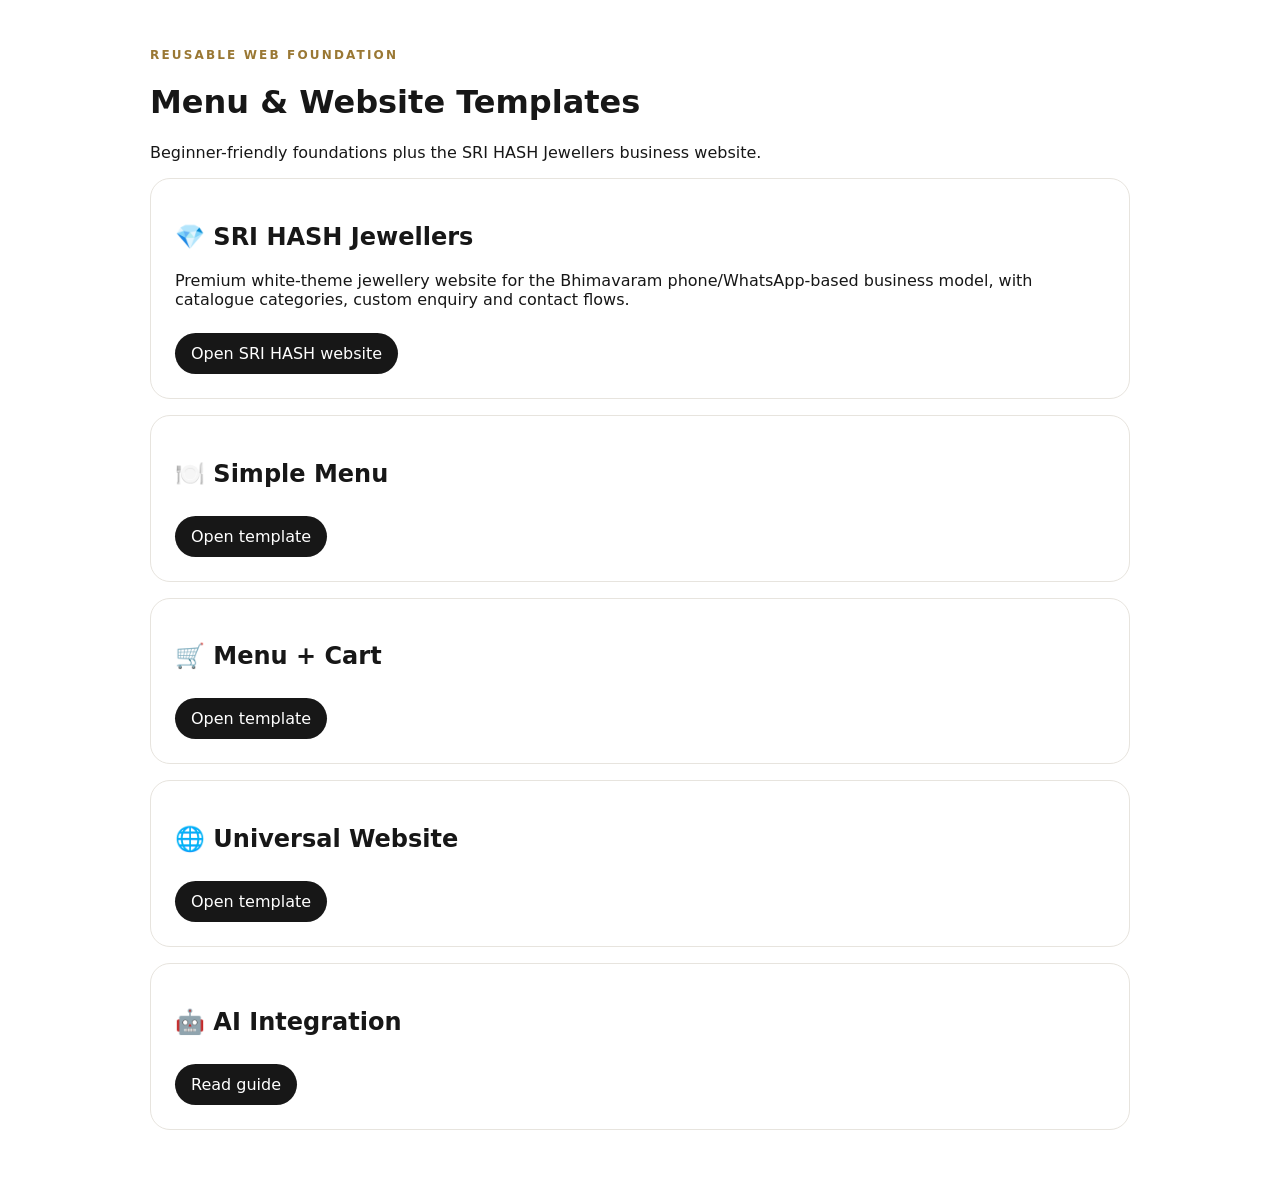
<file: index.html>
<!doctype html>
<html lang="en">
<head>
<meta charset="utf-8"><meta name="viewport" content="width=device-width,initial-scale=1"><title>Siva Web Foundations</title>
<style>body{font-family:system-ui;margin:0;background:#fff;color:#171717}.wrap{max-width:980px;margin:auto;padding:48px 20px}.card{border:1px solid #e7e4de;border-radius:20px;padding:24px;margin:16px 0}.btn{display:inline-block;padding:11px 16px;border-radius:999px;background:#171717;color:#fff;text-decoration:none;margin-top:8px}.ey{font-size:12px;letter-spacing:.18em;text-transform:uppercase;color:#9a7834;font-weight:700}</style>
</head><body><main class="wrap"><div class="ey">Reusable web foundation</div><h1>Menu & Website Templates</h1><p>Beginner-friendly foundations plus the SRI HASH Jewellers business website.</p>
<section class="card"><h2>💎 SRI HASH Jewellers</h2><p>Premium white-theme jewellery website for the Bhimavaram phone/WhatsApp-based business model, with catalogue categories, custom enquiry and contact flows.</p><a class="btn" href="sri-hash-jewellers/index.html">Open SRI HASH website</a></section>
<section class="card"><h2>🍽️ Simple Menu</h2><a class="btn" href="templates/01-simple-menu/index.html">Open template</a></section>
<section class="card"><h2>🛒 Menu + Cart</h2><a class="btn" href="templates/02-menu-with-cart/index.html">Open template</a></section>
<section class="card"><h2>🌐 Universal Website</h2><a class="btn" href="templates/03-universal-website/index.html">Open template</a></section>
<section class="card"><h2>🤖 AI Integration</h2><a class="btn" href="ai-integration/README.md">Read guide</a></section></main></body></html>
</file>
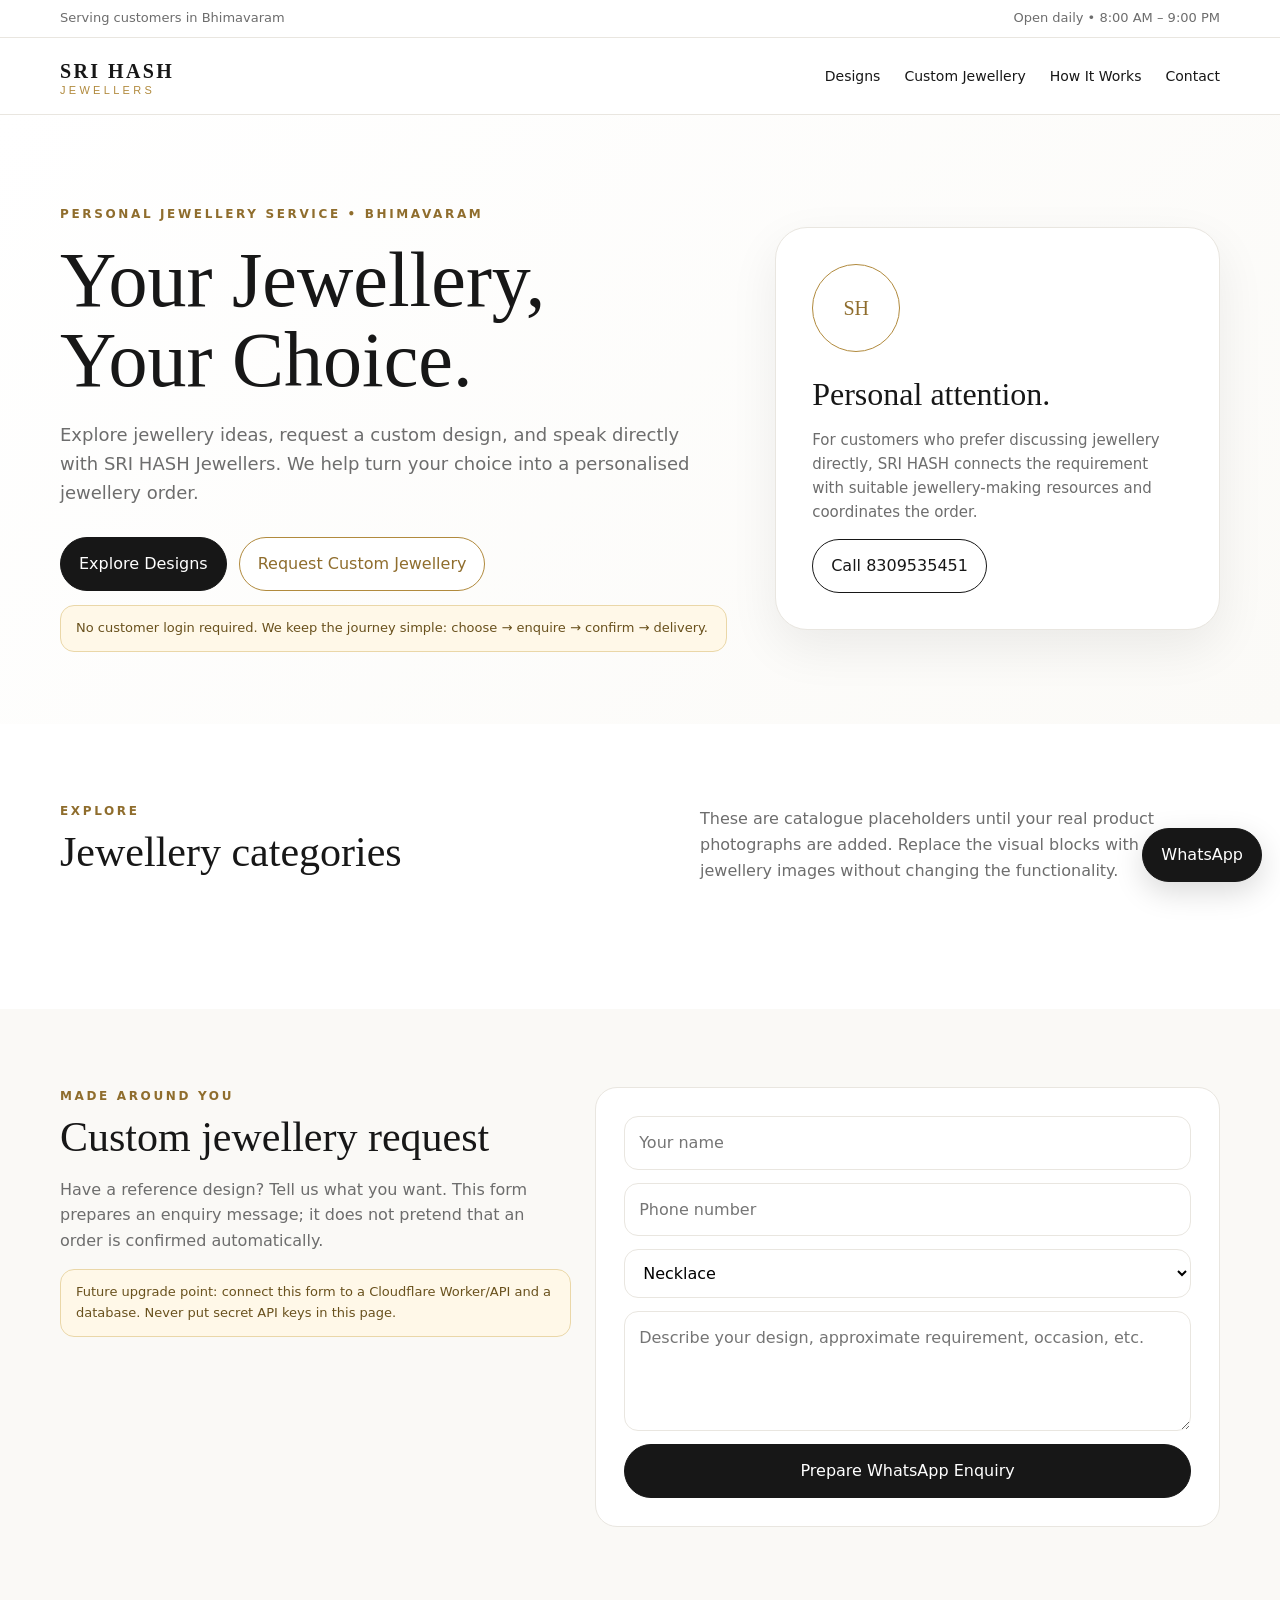
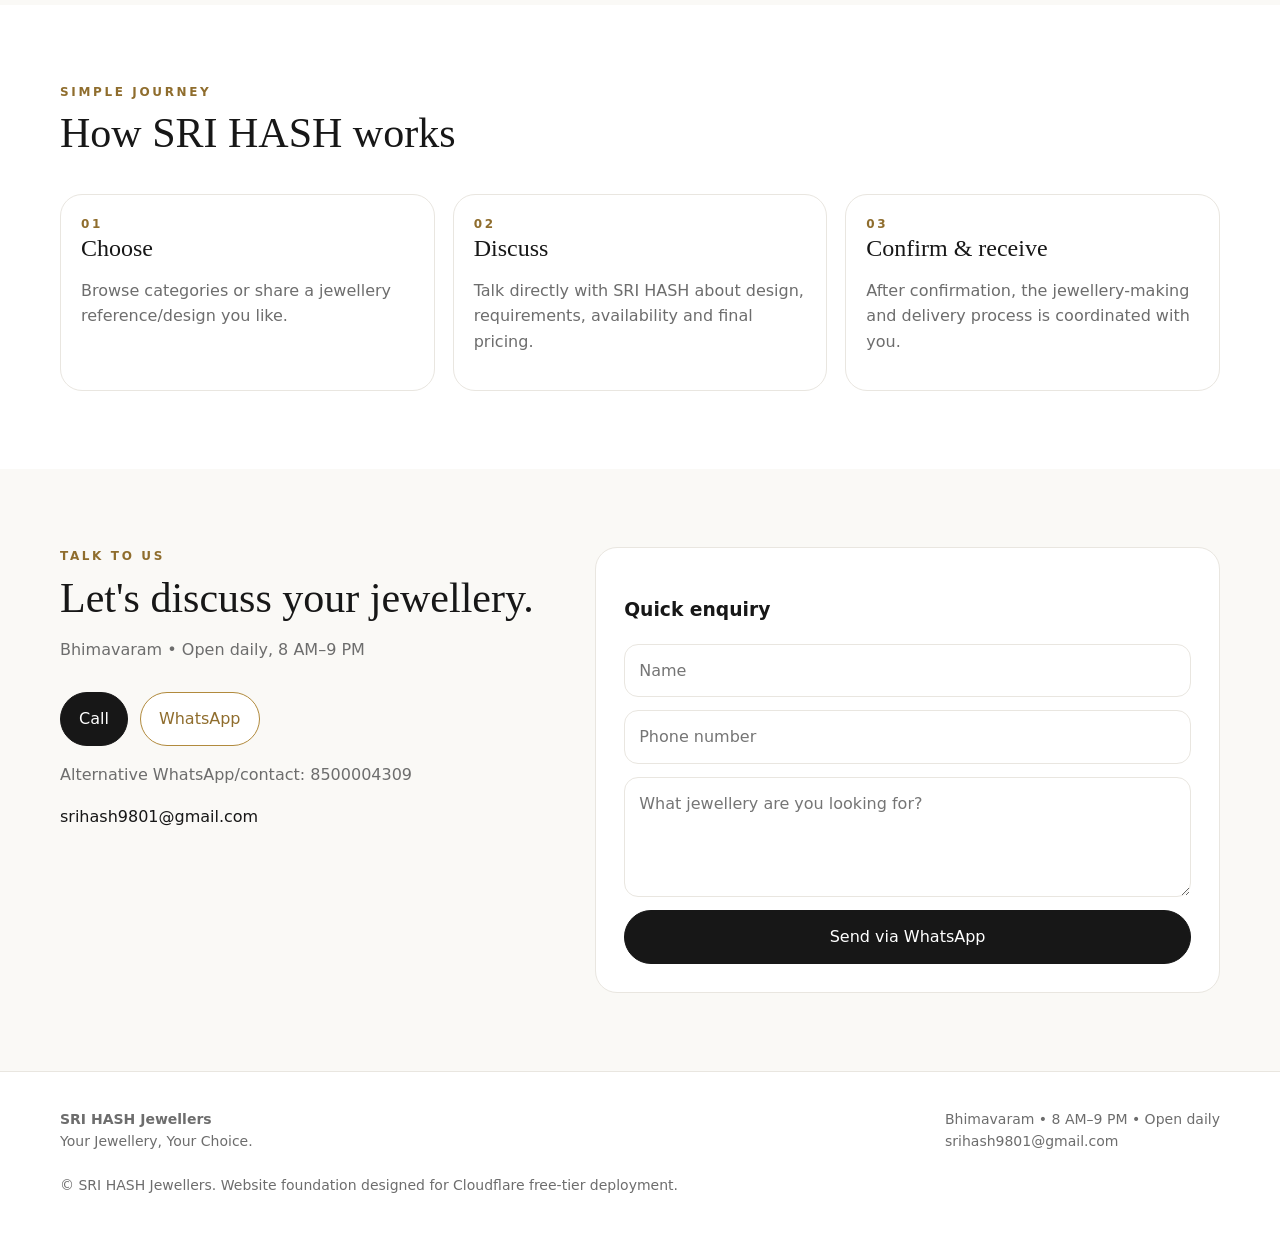
<file: sri-hash-jewellers/index.html>
<!doctype html>
<html lang="en">
<head>
  <meta charset="utf-8">
  <meta name="viewport" content="width=device-width, initial-scale=1">
  <meta name="description" content="SRI HASH Jewellers — personalised jewellery design, custom orders and home delivery in Bhimavaram.">
  <meta name="theme-color" content="#ffffff">
  <title>SRI HASH Jewellers — Your Jewellery, Your Choice</title>
  <style>
    /* ================================================================
       SRI HASH JEWELLERS — production-ready static foundation
       WHEN TO USE: Cloudflare Pages / any static hosting.
       FUTURE: split into CSS/JS files or a framework when the project grows.
       ================================================================ */
    :root{--ink:#171717;--muted:#6d6d6d;--line:#e9e6e0;--paper:#fff;--soft:#faf9f6;--accent:#b18a3d;--accent2:#8f6d2d;--radius:22px;--shadow:0 18px 50px rgba(0,0,0,.07)}
    *{box-sizing:border-box}html{scroll-behavior:smooth}body{margin:0;font-family:Inter,ui-sans-serif,system-ui,-apple-system,"Segoe UI",sans-serif;color:var(--ink);background:var(--paper);line-height:1.6}a{color:inherit;text-decoration:none}button,input,textarea,select{font:inherit}.container{width:min(1160px,92%);margin:auto}.top{border-bottom:1px solid var(--line);font-size:13px;color:var(--muted);padding:8px 0}.top .container{display:flex;justify-content:space-between;gap:16px}.nav{position:sticky;top:0;z-index:20;background:rgba(255,255,255,.94);backdrop-filter:blur(14px);border-bottom:1px solid var(--line)}.navin{height:76px;display:flex;align-items:center;justify-content:space-between;gap:20px}.brand{font-family:Georgia,serif;letter-spacing:.12em;font-weight:700;font-size:20px}.brand small{display:block;font:11px Inter,sans-serif;letter-spacing:.3em;color:var(--accent);margin-top:-3px}.links{display:flex;gap:24px;align-items:center;font-size:14px}.links a:hover{color:var(--accent2)}.menuBtn{display:none;border:1px solid var(--line);background:#fff;border-radius:12px;padding:8px 12px}.hero{background:linear-gradient(135deg,#fff 0%,#fbfaf7 100%);padding:90px 0 72px}.heroGrid{display:grid;grid-template-columns:1.2fr .8fr;gap:48px;align-items:center}.eyebrow{text-transform:uppercase;letter-spacing:.22em;font-size:12px;color:var(--accent2);font-weight:700}.hero h1{font:clamp(44px,7vw,78px)/1.02 Georgia,serif;margin:16px 0 22px;max-width:760px}.hero p{font-size:18px;color:var(--muted);max-width:650px}.actions{display:flex;flex-wrap:wrap;gap:12px;margin-top:30px}.btn{display:inline-flex;align-items:center;justify-content:center;border:1px solid var(--ink);padding:13px 18px;border-radius:999px;cursor:pointer;background:#fff}.btn.primary{background:var(--ink);color:#fff}.btn.gold{border-color:var(--accent);color:var(--accent2)}.heroCard{border:1px solid var(--line);border-radius:32px;padding:36px;background:#fff;box-shadow:var(--shadow)}.heroCard .seal{width:88px;height:88px;border:1px solid var(--accent);border-radius:50%;display:grid;place-items:center;margin-bottom:24px;font:20px Georgia,serif;color:var(--accent2)}.heroCard h2{font:32px Georgia,serif;margin:0 0 12px}.heroCard p{font-size:15px}.section{padding:78px 0}.section.alt{background:var(--soft)}.sectionHead{display:flex;justify-content:space-between;gap:30px;align-items:end;margin-bottom:30px}.section h2{font:42px/1.1 Georgia,serif;margin:8px 0}.sectionHead p{max-width:520px;color:var(--muted);margin:0}.grid{display:grid;grid-template-columns:repeat(3,1fr);gap:18px}.card{border:1px solid var(--line);border-radius:var(--radius);overflow:hidden;background:#fff}.visual{aspect-ratio:4/3;background:linear-gradient(145deg,#f8f6f0,#ece8df);display:grid;place-items:center;color:#9d906f;font:38px Georgia,serif}.cardBody{padding:20px}.card h3{margin:0 0 6px;font:24px Georgia,serif}.muted{color:var(--muted)}.chips{display:flex;flex-wrap:wrap;gap:8px;margin:18px 0}.chip{border:1px solid var(--line);background:#fff;border-radius:999px;padding:8px 13px;cursor:pointer;font-size:13px}.chip.active,.chip:hover{border-color:var(--accent);color:var(--accent2)}.contactGrid{display:grid;grid-template-columns:.9fr 1.1fr;gap:24px}.panel{border:1px solid var(--line);border-radius:var(--radius);padding:28px;background:#fff}.form{display:grid;gap:13px}.form input,.form textarea,.form select{width:100%;border:1px solid var(--line);border-radius:14px;padding:13px 14px;background:#fff;outline:none}.form input:focus,.form textarea:focus,.form select:focus{border-color:var(--accent)}.form textarea{min-height:120px;resize:vertical}.footer{border-top:1px solid var(--line);padding:36px 0;color:var(--muted);font-size:14px}.footerGrid{display:flex;justify-content:space-between;gap:24px;flex-wrap:wrap}.floating{position:fixed;right:18px;bottom:18px;z-index:30;box-shadow:0 10px 30px rgba(0,0,0,.15)}.notice{padding:12px 15px;border-radius:14px;background:#fff8e8;border:1px solid #ead7a8;color:#69511d;font-size:13px;margin-top:14px}.hidden{display:none!important}@media(max-width:820px){.links{display:none}.menuBtn{display:block}.links.open{position:absolute;display:flex;flex-direction:column;align-items:flex-start;top:76px;left:0;right:0;padding:18px 4%;background:#fff;border-bottom:1px solid var(--line)}.hero{padding:58px 0}.heroGrid,.contactGrid{grid-template-columns:1fr}.grid{grid-template-columns:1fr}.section{padding:58px 0}.top .container{flex-direction:column;gap:3px}}
  </style>
</head>
<body>
  <!-- BUSINESS FACT: No physical showroom is claimed. The site is designed around direct consultation, custom jewellery and home delivery. -->
  <div class="top"><div class="container"><span>Serving customers in Bhimavaram</span><span>Open daily • 8:00 AM – 9:00 PM</span></div></div>
  <header class="nav"><div class="container navin">
    <a class="brand" href="#home" aria-label="SRI HASH Jewellers home">SRI HASH<small>JEWELLERS</small></a>
    <button class="menuBtn" id="menuBtn" aria-label="Open menu">Menu</button>
    <nav class="links" id="navLinks"><a href="#designs">Designs</a><a href="#custom">Custom Jewellery</a><a href="#how">How It Works</a><a href="#contact">Contact</a></nav>
  </div></header>

  <main id="home">
    <section class="hero"><div class="container heroGrid">
      <div><div class="eyebrow">Personal jewellery service • Bhimavaram</div><h1>Your Jewellery,<br>Your Choice.</h1><p>Explore jewellery ideas, request a custom design, and speak directly with SRI HASH Jewellers. We help turn your choice into a personalised jewellery order.</p><div class="actions"><a class="btn primary" href="#designs">Explore Designs</a><a class="btn gold" href="#custom">Request Custom Jewellery</a></div><div class="notice">No customer login required. We keep the journey simple: choose → enquire → confirm → delivery.</div></div>
      <aside class="heroCard"><div class="seal">SH</div><h2>Personal attention.</h2><p>For customers who prefer discussing jewellery directly, SRI HASH connects the requirement with suitable jewellery-making resources and coordinates the order.</p><a class="btn" href="tel:+918309535451">Call 8309535451</a></aside>
    </div></section>

    <section class="section" id="designs"><div class="container"><div class="sectionHead"><div><div class="eyebrow">Explore</div><h2>Jewellery categories</h2></div><p>These are catalogue placeholders until your real product photographs are added. Replace the visual blocks with approved jewellery images without changing the functionality.</p></div>
      <div class="chips" id="chips"></div><div class="grid" id="catalog"></div>
    </div></section>

    <section class="section alt" id="custom"><div class="container contactGrid"><div><div class="eyebrow">Made around you</div><h2>Custom jewellery request</h2><p class="muted">Have a reference design? Tell us what you want. This form prepares an enquiry message; it does not pretend that an order is confirmed automatically.</p><div class="notice">Future upgrade point: connect this form to a Cloudflare Worker/API and a database. Never put secret API keys in this page.</div></div>
      <div class="panel"><form class="form" id="customForm"><input id="customerName" required placeholder="Your name"><input id="customerPhone" required inputmode="tel" placeholder="Phone number"><select id="jewelType"><option>Necklace</option><option>Chain</option><option>Bangle</option><option>Ring</option><option>Earrings</option><option>Bracelet</option><option>Bridal jewellery</option><option>Men's jewellery</option><option>Other</option></select><textarea id="requirements" placeholder="Describe your design, approximate requirement, occasion, etc."></textarea><button class="btn primary" type="submit">Prepare WhatsApp Enquiry</button></form></div>
    </div></section>

    <section class="section" id="how"><div class="container"><div class="sectionHead"><div><div class="eyebrow">Simple journey</div><h2>How SRI HASH works</h2></div></div><div class="grid">
      <article class="card"><div class="cardBody"><div class="eyebrow">01</div><h3>Choose</h3><p class="muted">Browse categories or share a jewellery reference/design you like.</p></div></article>
      <article class="card"><div class="cardBody"><div class="eyebrow">02</div><h3>Discuss</h3><p class="muted">Talk directly with SRI HASH about design, requirements, availability and final pricing.</p></div></article>
      <article class="card"><div class="cardBody"><div class="eyebrow">03</div><h3>Confirm & receive</h3><p class="muted">After confirmation, the jewellery-making and delivery process is coordinated with you.</p></div></article>
    </div></div></section>

    <section class="section alt" id="contact"><div class="container contactGrid"><div><div class="eyebrow">Talk to us</div><h2>Let's discuss your jewellery.</h2><p class="muted">Bhimavaram • Open daily, 8 AM–9 PM</p><div class="actions"><a class="btn primary" href="tel:+918309535451">Call</a><a class="btn gold" href="https://wa.me/918309535451" target="_blank" rel="noopener">WhatsApp</a></div><p class="muted">Alternative WhatsApp/contact: 8500004309</p><p><a href="mailto:srihash9801@gmail.com">srihash9801@gmail.com</a></p></div><div class="panel"><h3>Quick enquiry</h3><form class="form" id="quickForm"><input id="quickName" required placeholder="Name"><input id="quickPhone" required inputmode="tel" placeholder="Phone number"><textarea id="quickMessage" required placeholder="What jewellery are you looking for?"></textarea><button class="btn primary" type="submit">Send via WhatsApp</button></form></div></div></section>
  </main>

  <a class="btn primary floating" href="https://wa.me/918309535451" target="_blank" rel="noopener" aria-label="Chat on WhatsApp">WhatsApp</a>
  <footer class="footer"><div class="container footerGrid"><div><strong>SRI HASH Jewellers</strong><br>Your Jewellery, Your Choice.</div><div>Bhimavaram • 8 AM–9 PM • Open daily<br><a href="mailto:srihash9801@gmail.com">srihash9801@gmail.com</a></div></div><div class="container" style="margin-top:22px">© <span id="year"></span> SRI HASH Jewellers. Website foundation designed for Cloudflare free-tier deployment.</div></footer>

  <script>
    /* ================================================================
       JAVASCRIPT / "BRAIN"
       WHEN TO USE: catalogue filtering and enquiry UX on a static site.
       SUGGESTION: keep business/product data in a separate JSON/JS file
       when the catalogue grows. Later replace it with /api/products.
       ================================================================ */
    const PRODUCTS = [
      {name:'Necklaces',cat:'Necklaces',desc:'Traditional and contemporary necklace design ideas.'},
      {name:'Chains',cat:'Chains',desc:'Everyday and occasion-focused chain designs.'},
      {name:'Bangles',cat:'Bangles',desc:'Classic, bridal and statement bangle ideas.'},
      {name:'Rings',cat:'Rings',desc:'Rings for everyday wear and special occasions.'},
      {name:'Earrings',cat:'Earrings',desc:'Studs, drops, traditional and modern styles.'},
      {name:'Bracelets',cat:'Bracelets',desc:'Elegant bracelet design ideas.'},
      {name:'Bridal Collection',cat:'Bridal',desc:'Complete bridal jewellery inspiration.'},
      {name:"Men's Jewellery",cat:"Men's",desc:'Chains, rings and other men's jewellery ideas.'},
      {name:'Kids Jewellery',cat:'Kids',desc:'Simple jewellery ideas for children.'},
      {name:'Custom Design',cat:'Custom',desc:'Share your own reference and request a personalised design.'}
    ];
    const categories=['All',...new Set(PRODUCTS.map(p=>p.cat))];
    let active='All';
    const catalog=document.querySelector('#catalog'),chips=document.querySelector('#chips');
    categories.forEach(c=>{const b=document.createElement('button');b.className='chip'+(c==='All'?' active':'');b.textContent=c;b.onclick=()=>{active=c;document.querySelectorAll('.chip').forEach(x=>x.classList.remove('active'));b.classList.add('active');render()};chips.appendChild(b)});
    function render(){catalog.innerHTML=PRODUCTS.filter(p=>active==='All'||p.cat===active).map(p=>`<article class="card"><div class="visual" aria-label="Product image placeholder">${p.cat}</div><div class="cardBody"><h3>${p.name}</h3><p class="muted">${p.desc}</p><a class="btn" href="#custom" onclick="document.querySelector('#jewelType').value='${p.name.replaceAll("'","\\'")}'">Enquire</a></div></article>`).join('')}
    render();

    // Mobile navigation — no library required, keeping Cloudflare deployment simple.
    document.querySelector('#menuBtn').onclick=()=>document.querySelector('#navLinks').classList.toggle('open');
    document.querySelector('#year').textContent=new Date().getFullYear();

    // IMPORTANT: WhatsApp is a user-facing enquiry mechanism, not an automatic order confirmation.
    function openWhatsApp(message){window.open('https://wa.me/918309535451?text='+encodeURIComponent(message),'_blank','noopener')}
    document.querySelector('#customForm').addEventListener('submit',e=>{e.preventDefault();const n=document.querySelector('#customerName').value,p=document.querySelector('#customerPhone').value,t=document.querySelector('#jewelType').value,r=document.querySelector('#requirements').value;openWhatsApp(`Hello SRI HASH Jewellers, I am ${n}. I would like to enquire about ${t}. My phone number is ${p}. Requirements: ${r||'Please contact me to discuss.'}`)});
    document.querySelector('#quickForm').addEventListener('submit',e=>{e.preventDefault();const n=document.querySelector('#quickName').value,p=document.querySelector('#quickPhone').value,m=document.querySelector('#quickMessage').value;openWhatsApp(`Hello SRI HASH Jewellers, I am ${n}. Phone: ${p}. Jewellery enquiry: ${m}`)});
  </script>
</body>
</html>
</file>
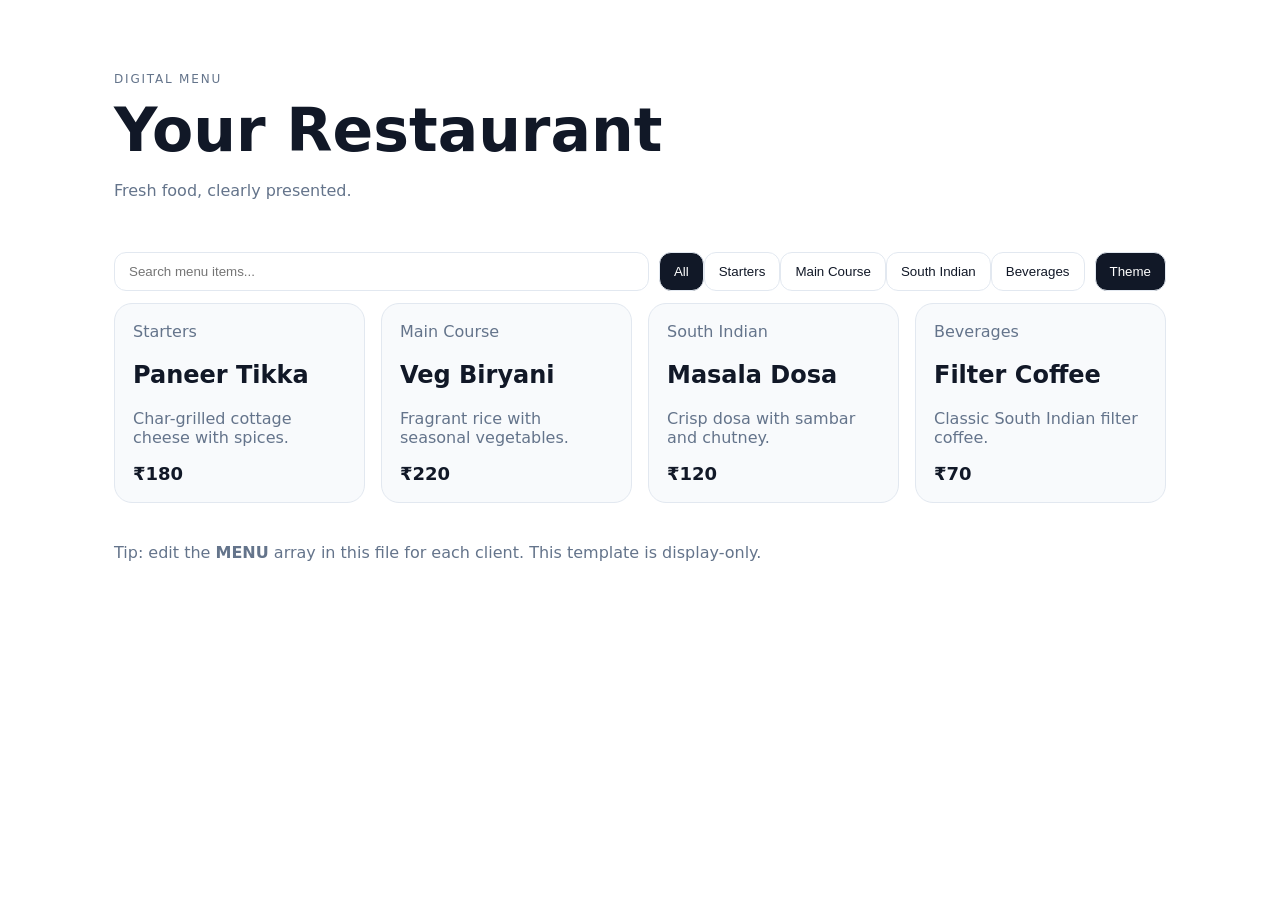
<file: templates/01-simple-menu/index.html>
<!doctype html>
<html lang="en">
<head>
<meta charset="utf-8"><meta name="viewport" content="width=device-width,initial-scale=1">
<title>Pro Simple Menu</title>
<style>
/* USE THIS TEMPLATE when a customer only needs a fast digital menu. No backend required. */
:root{--bg:#fff;--card:#f8fafc;--text:#111827;--muted:#64748b;--line:#e2e8f0;--accent:#111827}*{box-sizing:border-box}body{margin:0;font-family:Inter,system-ui,sans-serif;background:var(--bg);color:var(--text)}.wrap{max-width:1100px;margin:auto;padding:24px}.hero{padding:44px 0 24px}.eyebrow{letter-spacing:.15em;font-size:12px;color:var(--muted)}h1{font-size:clamp(32px,6vw,60px);margin:8px 0}.toolbar{display:flex;gap:10px;flex-wrap:wrap;position:sticky;top:0;background:#ffffffee;padding:12px 0;backdrop-filter:blur(12px);z-index:5}.search,.chip,button{border:1px solid var(--line);border-radius:12px;padding:11px 14px;background:#fff;color:var(--text)}.search{flex:1;min-width:220px}.chip.active,button{background:var(--accent);color:#fff}.grid{display:grid;grid-template-columns:repeat(auto-fit,minmax(240px,1fr));gap:16px}.card{background:var(--card);border:1px solid var(--line);border-radius:18px;padding:18px}.price{font-weight:800;font-size:18px}.muted{color:var(--muted)}footer{padding:40px 0;color:var(--muted)}
</style>
</head>
<body><main class="wrap">
<section class="hero"><span class="eyebrow">DIGITAL MENU</span><h1 id="brand">Your Restaurant</h1><p id="tagline" class="muted">Fresh food, clearly presented.</p></section>
<div class="toolbar"><input id="search" class="search" placeholder="Search menu items..." aria-label="Search menu"><div id="cats"></div><button id="theme">Theme</button></div>
<section id="menu" class="grid" aria-live="polite"></section><footer>Tip: edit the <b>MENU</b> array in this file for each client. This template is display-only.</footer>
</main><script>
/* BEGINNER MAP: brand/tagline = content; MENU = data; render() = UI; event listeners = behavior. */
const BRAND={name:'Your Restaurant',tagline:'Fresh food, clearly presented.'};
// SUGGESTION: replace this array with JSON/API data later when a backend is introduced.
const MENU=[{name:'Paneer Tikka',cat:'Starters',price:180,desc:'Char-grilled cottage cheese with spices.'},{name:'Veg Biryani',cat:'Main Course',price:220,desc:'Fragrant rice with seasonal vegetables.'},{name:'Masala Dosa',cat:'South Indian',price:120,desc:'Crisp dosa with sambar and chutney.'},{name:'Filter Coffee',cat:'Beverages',price:70,desc:'Classic South Indian filter coffee.'}];
let category='All';const $=s=>document.querySelector(s);brand.textContent=BRAND.name;tagline.textContent=BRAND.tagline;
function renderCats(){const cats=['All',...new Set(MENU.map(x=>x.cat))];$('#cats').innerHTML=cats.map(c=>`<button class="chip ${c===category?'active':''}" onclick="setCat('${c.replaceAll("'","\\'")}')">${c}</button>`).join('')}
function render(){const q=$('#search').value.toLowerCase();const rows=MENU.filter(x=>(category==='All'||x.cat===category)&&(`${x.name} ${x.desc}`.toLowerCase().includes(q)));$('#menu').innerHTML=rows.map(x=>`<article class="card"><div class="muted">${x.cat}</div><h2>${x.name}</h2><p class="muted">${x.desc}</p><div class="price">₹${x.price}</div></article>`).join('')||'<p>No matching items.</p>';renderCats()}
function setCat(c){category=c;render()}$('#search').addEventListener('input',render);$('#theme').onclick=()=>document.body.style.filter=document.body.style.filter?'':'invert(.92) hue-rotate(180deg)';render();
</script></body></html>
</file>
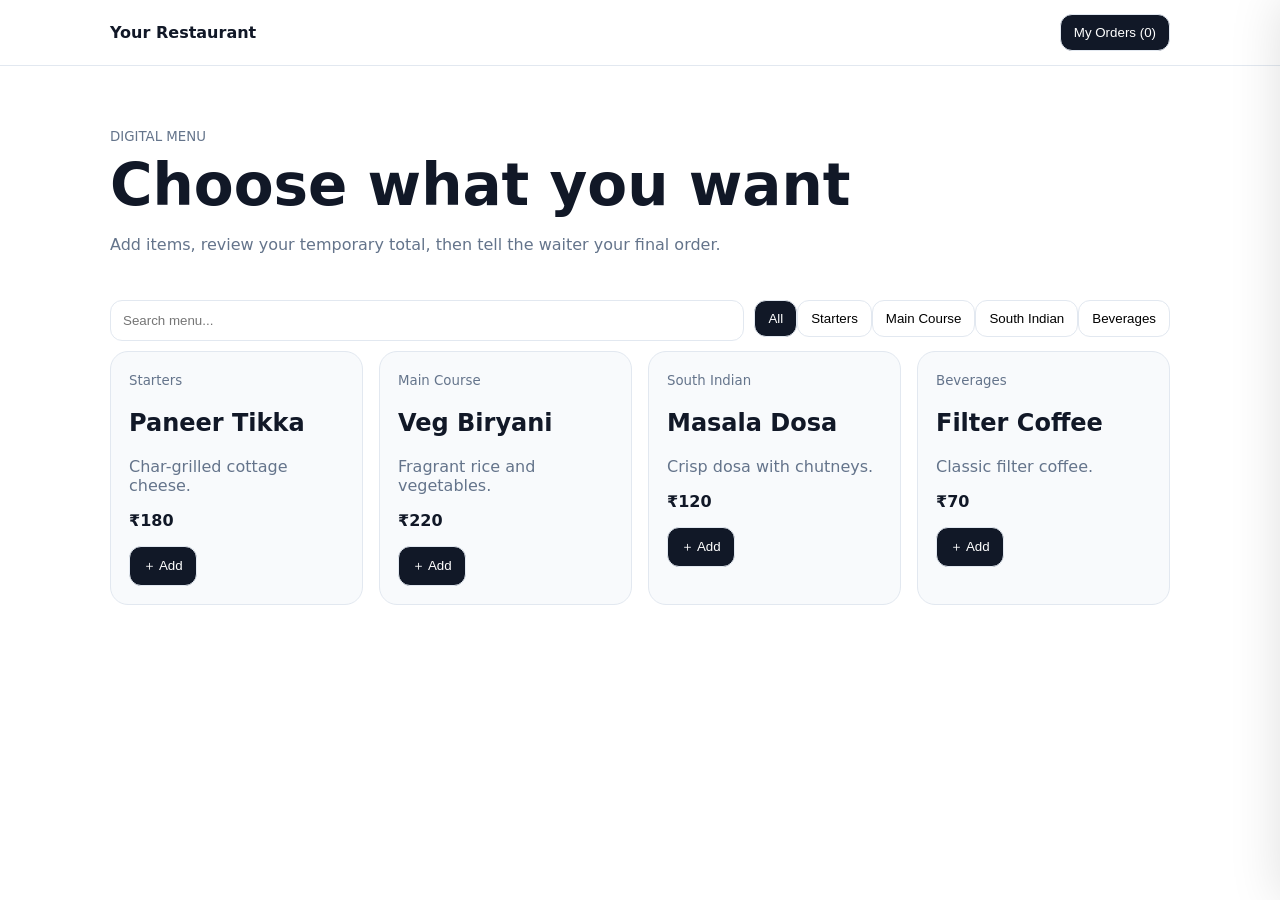
<file: templates/02-menu-with-cart/index.html>
<!doctype html><html lang="en"><head><meta charset="utf-8"><meta name="viewport" content="width=device-width,initial-scale=1"><title>Pro Menu + Cart</title><style>
/* USE THIS TEMPLATE for QR menus where customers choose items before telling a waiter. */
:root{--bg:#fff;--card:#f8fafc;--text:#111827;--muted:#64748b;--line:#e2e8f0;--accent:#111827}*{box-sizing:border-box}body{margin:0;font-family:Inter,system-ui,sans-serif;background:var(--bg);color:var(--text)}.wrap{max-width:1100px;margin:auto;padding:20px}.top{position:sticky;top:0;background:#ffffffee;backdrop-filter:blur(12px);z-index:10;border-bottom:1px solid var(--line)}.topin{max-width:1100px;margin:auto;padding:14px 20px;display:flex;justify-content:space-between;align-items:center;gap:12px}.hero{padding:40px 0 20px}h1{font-size:clamp(32px,6vw,58px);margin:6px 0}.toolbar{display:flex;gap:10px;flex-wrap:wrap;padding:10px 0}.search{flex:1;min-width:220px;border:1px solid var(--line);border-radius:12px;padding:12px}.chip,button{border:1px solid var(--line);border-radius:12px;padding:10px 13px;background:#fff}.chip.active,button.primary{background:var(--accent);color:#fff}.grid{display:grid;grid-template-columns:repeat(auto-fit,minmax(240px,1fr));gap:16px}.card{border:1px solid var(--line);border-radius:18px;padding:18px;background:var(--card)}.price{font-weight:800}.muted{color:var(--muted)}.panel{position:fixed;right:0;top:0;height:100%;width:min(430px,100%);background:#fff;z-index:20;box-shadow:-20px 0 50px #0002;padding:22px;transform:translateX(105%);transition:.25s;overflow:auto}.panel.open{transform:none}.panelhead{display:flex;justify-content:space-between}.row{display:flex;justify-content:space-between;gap:10px;padding:14px 0;border-bottom:1px solid var(--line)}.qty{display:flex;gap:6px;align-items:center}.total{display:flex;justify-content:space-between;font-size:20px;padding:20px 0}.notice{background:#f1f5f9;padding:12px;border-radius:12px;font-size:13px}.toast{position:fixed;bottom:20px;left:50%;transform:translateX(-50%);background:#111827;color:#fff;padding:12px 16px;border-radius:12px;display:none;z-index:30}
</style></head><body><header class="top"><div class="topin"><b id="brand">Your Restaurant</b><button class="primary" onclick="openCart()">My Orders (<span id="count">0</span>)</button></div></header><main class="wrap"><section class="hero"><small class="muted">DIGITAL MENU</small><h1 id="tagline">Choose what you want</h1><p class="muted">Add items, review your temporary total, then tell the waiter your final order.</p></section><div class="toolbar"><input id="search" class="search" placeholder="Search menu..."><div id="cats"></div></div><section id="menu" class="grid"></section></main><aside id="panel" class="panel"><div class="panelhead"><h2>My Orders</h2><button onclick="closeCart()">✕</button></div><div id="cart"></div><div class="total"><span>Total</span><b id="total">₹0</b></div><p class="notice">Temporary client-side basket. No payment or order is sent to the restaurant.</p><button class="primary" style="width:100%" onclick="showWaiterNote()">Ready — Show Waiter Note</button></aside><div id="toast" class="toast"></div><script>
/* FILE MAP: MENU=data, render=UI, cart=state, localStorage=persistence, buttons=events. */
const BRAND={name:'Your Restaurant',tagline:'Choose what you want'};const MENU=[{id:1,name:'Paneer Tikka',cat:'Starters',price:180,desc:'Char-grilled cottage cheese.'},{id:2,name:'Veg Biryani',cat:'Main Course',price:220,desc:'Fragrant rice and vegetables.'},{id:3,name:'Masala Dosa',cat:'South Indian',price:120,desc:'Crisp dosa with chutneys.'},{id:4,name:'Filter Coffee',cat:'Beverages',price:70,desc:'Classic filter coffee.'}];
let cart=JSON.parse(localStorage.getItem('pro-menu-cart')||'{}'),category='All';brand.textContent=BRAND.name;tagline.textContent=BRAND.tagline;
function save(){localStorage.setItem('pro-menu-cart',JSON.stringify(cart))}function add(id){cart[id]=(cart[id]||0)+1;save();render();toast('Added to My Orders')}function change(id,n){cart[id]=(cart[id]||0)+n;if(cart[id]<=0)delete cart[id];save();render()}function render(){const q=search.value.toLowerCase();const cats=['All',...new Set(MENU.map(x=>x.cat))];document.querySelector('#cats').innerHTML=cats.map(c=>`<button class="chip ${c===category?'active':''}" onclick="category='${c}';render()">${c}</button>`).join('');const rows=MENU.filter(x=>(category==='All'||x.cat===category)&&`${x.name} ${x.desc}`.toLowerCase().includes(q));menu.innerHTML=rows.map(x=>`<article class="card"><small class="muted">${x.cat}</small><h2>${x.name}</h2><p class="muted">${x.desc}</p><p class="price">₹${x.price}</p><button class="primary" onclick="add(${x.id})">＋ Add</button></article>`).join('');let total=0,n=0;cartEl=document.querySelector('#cart');cartEl.innerHTML=Object.entries(cart).map(([id,qty])=>{const x=MENU.find(m=>m.id==id);if(!x)return '';total+=x.price*qty;n+=qty;return `<div class="row"><div><b>${x.name}</b><div class="muted">₹${x.price} × ${qty}</div></div><div class="qty"><button onclick="change(${id},-1)">−</button><span>${qty}</span><button onclick="change(${id},1)">＋</button></div></div>`}).join('')||'<p class="muted">Your basket is empty.</p>';document.querySelector('#total').textContent='₹'+total;document.querySelector('#count').textContent=n}function openCart(){panel.classList.add('open')}function closeCart(){panel.classList.remove('open')}function toast(t){const e=document.querySelector('#toast');e.textContent=t;e.style.display='block';setTimeout(()=>e.style.display='none',1400)}function showWaiterNote(){const rows=Object.entries(cart).map(([id,q])=>{const x=MENU.find(m=>m.id==id);return `${x.name} × ${q}`}).join(', ');toast(rows?`Tell waiter: ${rows}`:'Add something first');}search.addEventListener('input',render);render();
</script></body></html>
</file>
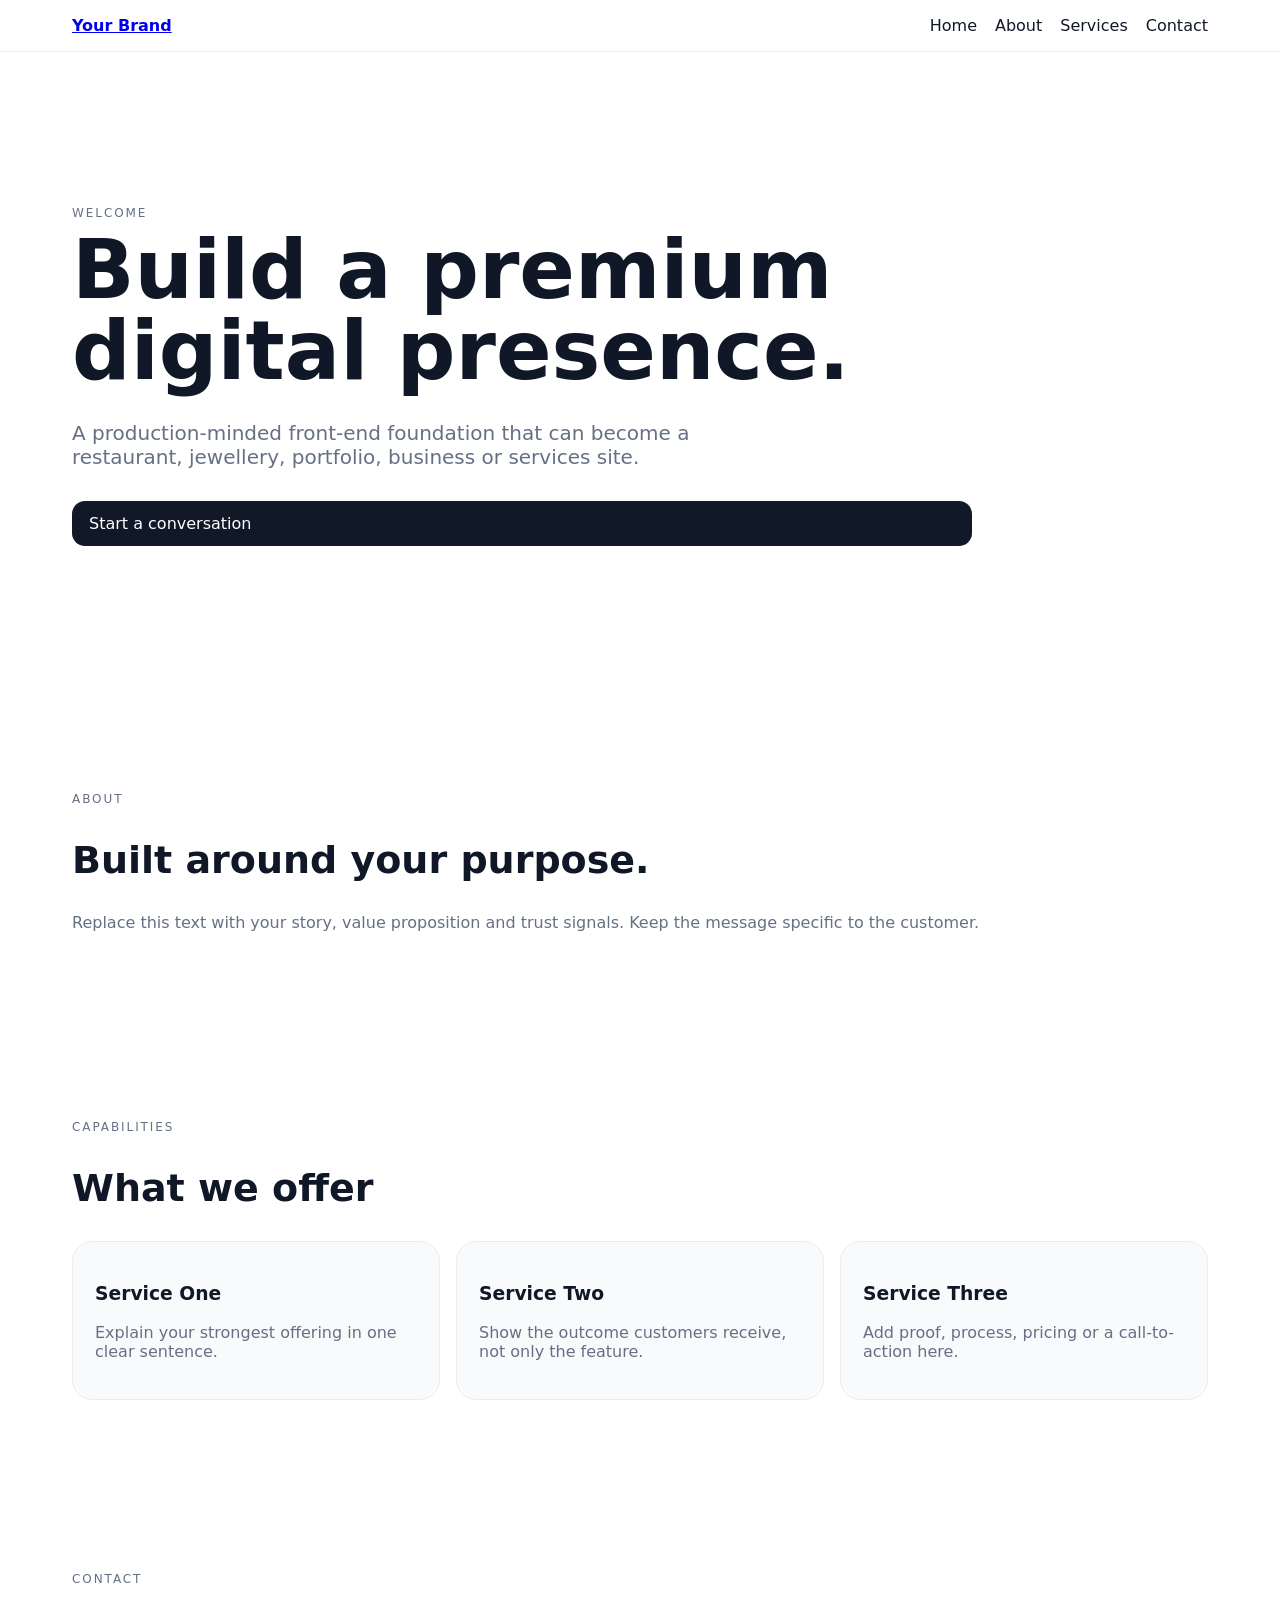
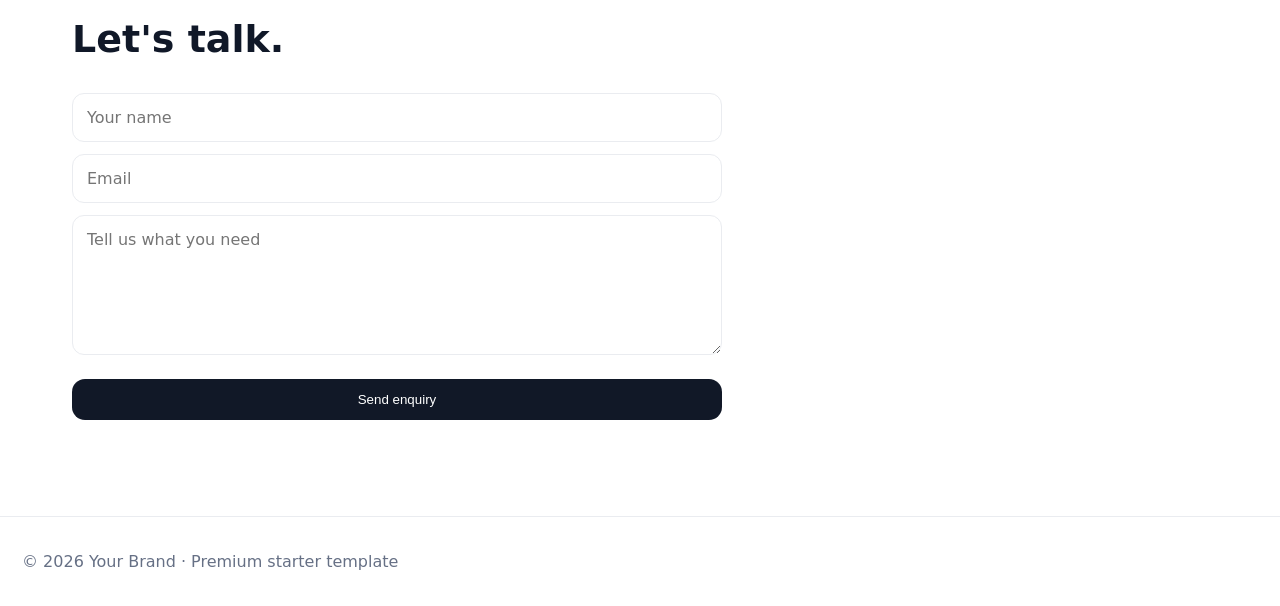
<file: templates/03-universal-website/index.html>
<!doctype html><html lang="en"><head><meta charset="utf-8"><meta name="viewport" content="width=device-width,initial-scale=1"><meta name="description" content="Premium reusable business website"><title>Premium Universal Website</title><style>
/* MASTER TEMPLATE: USE for restaurant, jewellery, portfolio, business or services. Change SITE and DATA first. */
:root{--bg:#fff;--text:#101828;--muted:#667085;--card:#f8fafc;--line:#eaecf0;--accent:#111827}*{box-sizing:border-box;scroll-behavior:smooth}body{margin:0;font-family:Inter,system-ui,sans-serif;color:var(--text);background:var(--bg)}header{position:sticky;top:0;background:#ffffffdd;backdrop-filter:blur(14px);border-bottom:1px solid var(--line);z-index:10}.nav{max-width:1180px;margin:auto;padding:16px 22px;display:flex;align-items:center;justify-content:space-between}.brand{font-weight:900}.links{display:flex;gap:18px}.links a{color:inherit;text-decoration:none}.menu{display:none}main{max-width:1180px;margin:auto;padding:0 22px}.hero{min-height:72vh;display:grid;align-content:center;max-width:900px}.eyebrow{color:var(--muted);letter-spacing:.16em;font-size:12px}.hero h1{font-size:clamp(42px,8vw,82px);line-height:.98;margin:10px 0}.hero p{font-size:20px;color:var(--muted);max-width:680px}.btn{display:inline-block;background:var(--accent);color:#fff;text-decoration:none;border:0;border-radius:13px;padding:13px 17px;margin-top:12px}.section{padding:80px 0}.section h2{font-size:38px}.grid{display:grid;grid-template-columns:repeat(auto-fit,minmax(230px,1fr));gap:16px}.card{background:var(--card);border:1px solid var(--line);border-radius:20px;padding:22px}.muted{color:var(--muted)}form{display:grid;gap:12px;max-width:650px}input,textarea{padding:14px;border:1px solid var(--line);border-radius:12px;font:inherit}textarea{min-height:140px}footer{padding:35px 22px;border-top:1px solid var(--line);color:var(--muted)}@media(max-width:700px){.links{display:none}.menu{display:block}.links.open{display:flex;position:absolute;top:60px;left:0;right:0;background:#fff;padding:20px;flex-direction:column}}
</style></head><body><header><div class="nav"><a class="brand" href="#home" id="brand">Your Brand</a><button class="menu" onclick="links.classList.toggle('open')">☰</button><nav id="links" class="links"><a href="#home">Home</a><a href="#about">About</a><a href="#services">Services</a><a href="#contact">Contact</a></nav></div></header><main><section id="home" class="hero"><span id="eyebrow" class="eyebrow">WELCOME</span><h1 id="headline">Build a premium digital presence.</h1><p id="intro"></p><a id="cta" class="btn" href="#contact">Get Started</a></section><section id="about" class="section"><p class="eyebrow">ABOUT</p><h2>Built around your purpose.</h2><p id="aboutText" class="muted"></p></section><section id="services" class="section"><p class="eyebrow">CAPABILITIES</p><h2>What we offer</h2><div id="grid" class="grid"></div></section><section id="contact" class="section"><p class="eyebrow">CONTACT</p><h2>Let's talk.</h2><form id="form"><input id="name" required placeholder="Your name"><input id="email" required type="email" placeholder="Email"><textarea id="message" required placeholder="Tell us what you need"></textarea><button class="btn" type="submit">Send enquiry</button></form><p id="status" class="muted"></p></section></main><footer>© <span id="year"></span> <span id="footerBrand">Your Brand</span> · Premium starter template</footer><script>
/* BEGINNER MAP: SITE=content, CARDS=content, render=DOM, form handler=interaction. No backend is required for demo mode. */
const SITE={brand:'Your Brand',eyebrow:'WELCOME',headline:'Build a premium digital presence.',intro:'A production-minded front-end foundation that can become a restaurant, jewellery, portfolio, business or services site.',about:'Replace this text with your story, value proposition and trust signals. Keep the message specific to the customer.',cta:'Start a conversation'};
// SUGGESTION: when you add a backend, POST the form to /api/contact instead of showing demo status.
const CARDS=[['Service One','Explain your strongest offering in one clear sentence.'],['Service Two','Show the outcome customers receive, not only the feature.'],['Service Three','Add proof, process, pricing or a call-to-action here.']];
for(const [id,key] of [['brand','brand'],['eyebrow','eyebrow'],['headline','headline'],['intro','intro'],['aboutText','about']])document.getElementById(id).textContent=SITE[key];cta.textContent=SITE.cta;footerBrand.textContent=SITE.brand;year.textContent=new Date().getFullYear();grid.innerHTML=CARDS.map(([a,b])=>`<article class="card"><h3>${a}</h3><p class="muted">${b}</p></article>`).join('');form.addEventListener('submit',e=>{e.preventDefault();status.textContent=`Thanks ${name.value}. Demo mode received your enquiry locally.`;form.reset()});
</script></body></html>
</file>
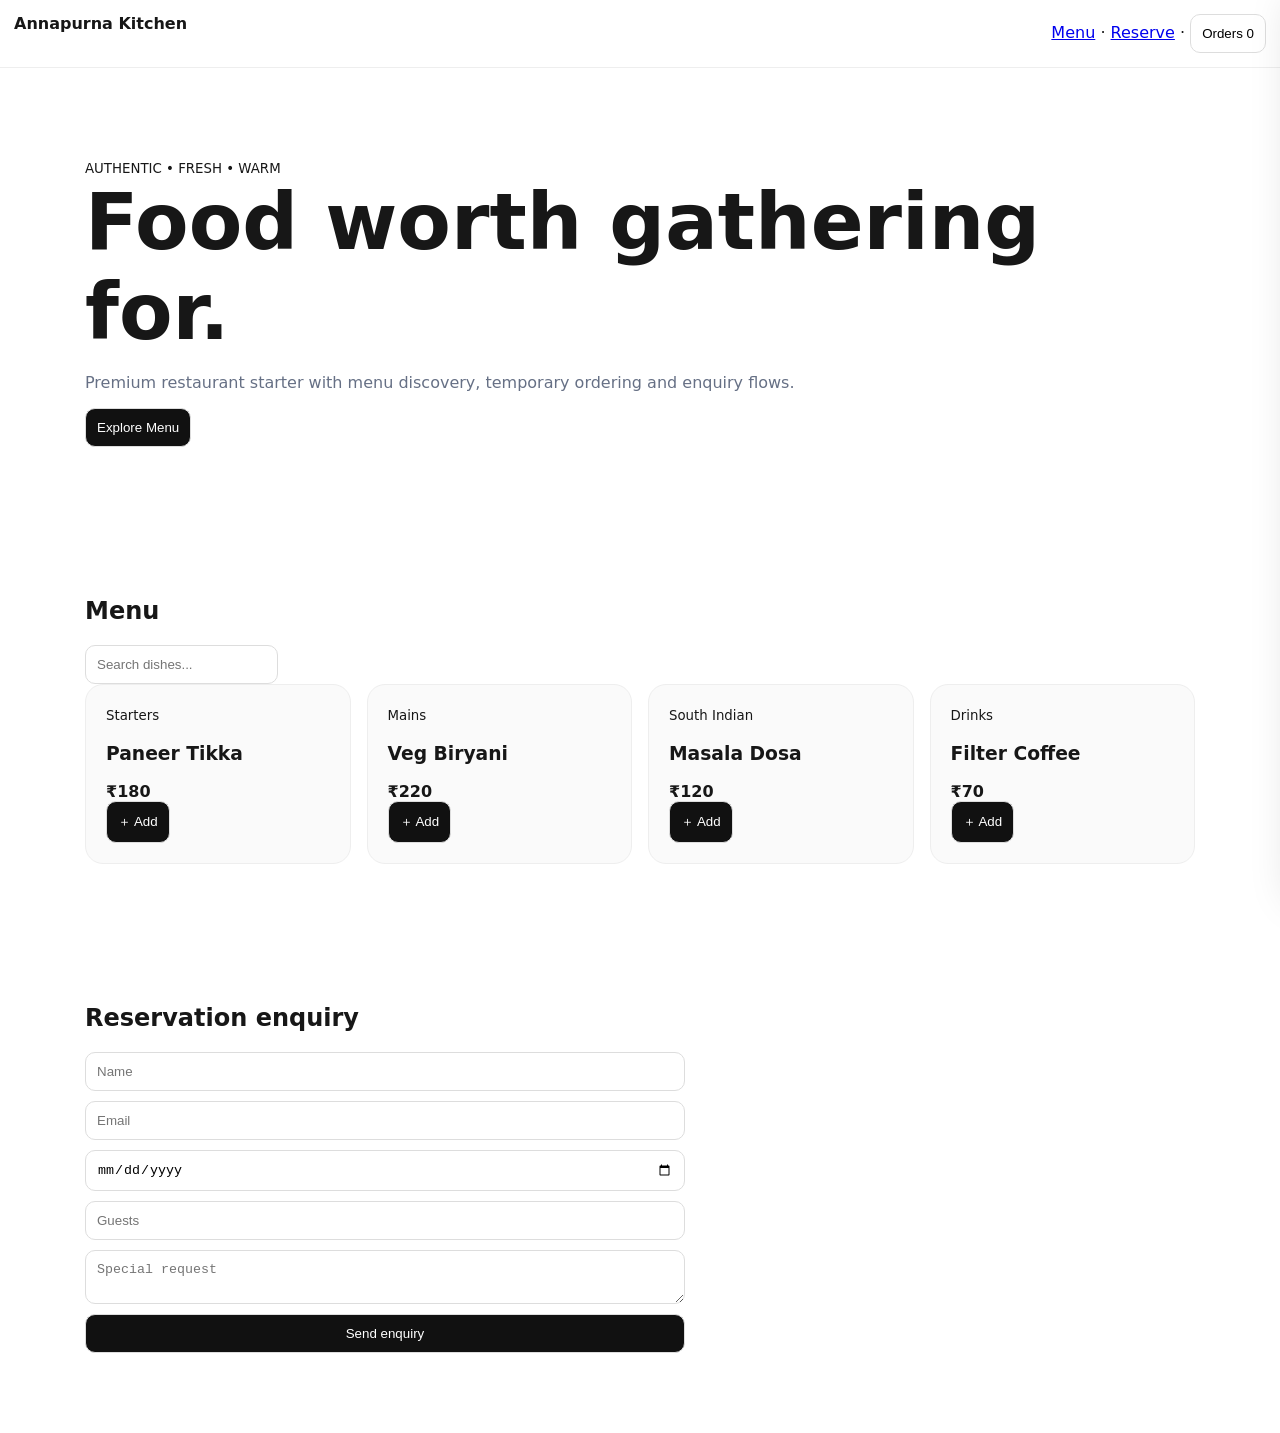
<file: templates/04-restaurant-pro/index.html>
<!doctype html><html lang="en"><head><meta charset="utf-8"><meta name="viewport" content="width=device-width,initial-scale=1"><title>Restaurant Pro</title><style>/* USE for restaurants needing website + searchable menu + temporary cart + reservation enquiry. */*{box-sizing:border-box}body{margin:0;font-family:system-ui;background:#fff;color:#171717}.wrap{max-width:1150px;margin:auto;padding:20px}header{position:sticky;top:0;background:#fffc;backdrop-filter:blur(12px);padding:14px;z-index:4;border-bottom:1px solid #eee;display:flex;justify-content:space-between}.hero{padding:70px 0}.hero h1{font-size:clamp(42px,8vw,78px);margin:0}.grid{display:grid;grid-template-columns:repeat(auto-fit,minmax(230px,1fr));gap:16px}.card{padding:20px;border:1px solid #eee;border-radius:18px;background:#fafafa}.muted{color:#667085}button,input,textarea{padding:11px;border:1px solid #ddd;border-radius:10px;background:#fff}button{cursor:pointer}.dark{background:#151515;color:#fff}.dark .card,.dark input,.dark textarea{background:#222;color:#fff;border-color:#444}.row{display:flex;justify-content:space-between;padding:12px 0;border-bottom:1px solid #ddd}.cart{position:fixed;right:0;top:0;height:100%;width:min(420px,100%);background:#fff;padding:20px;box-shadow:-10px 0 40px #0002;transform:translateX(105%);transition:.25s;z-index:9}.cart.open{transform:none}.btn{background:#111;color:#fff}.section{padding:60px 0}form{display:grid;gap:10px;max-width:600px}</style></head><body><header><b id="brand">Annapurna Kitchen</b><nav><a href="#menu">Menu</a> · <a href="#reserve">Reserve</a> · <button onclick="cart.classList.add('open')">Orders <span id="count">0</span></button></nav></header><main class="wrap"><section class="hero"><small>AUTHENTIC • FRESH • WARM</small><h1>Food worth gathering for.</h1><p class="muted">Premium restaurant starter with menu discovery, temporary ordering and enquiry flows.</p><a href="#menu"><button class="btn">Explore Menu</button></a></section><section id="menu" class="section"><h2>Menu</h2><input id="q" placeholder="Search dishes..."><div id="grid" class="grid"></div></section><section id="reserve" class="section"><h2>Reservation enquiry</h2><form onsubmit="event.preventDefault();alert('Demo enquiry saved locally. Connect /api/reservations for real bookings.')"><input required placeholder="Name"><input required type="email" placeholder="Email"><input required type="date"><input required type="number" min="1" max="20" placeholder="Guests"><textarea required placeholder="Special request"></textarea><button class="btn">Send enquiry</button></form></section></main><aside id="cart" class="cart"><button onclick="cart.classList.remove('open')">Close</button><h2>My Orders</h2><div id="items"></div><h3>Total ₹<span id="total">0</span></h3><p class="muted">Temporary total only. Tell the waiter your final order.</p></aside><script>/* MENU is data. add/change/render are the core reusable cart functions. */const MENU=[['Paneer Tikka','Starters',180],['Veg Biryani','Mains',220],['Masala Dosa','South Indian',120],['Filter Coffee','Drinks',70]];let basket=JSON.parse(localStorage.getItem('restaurant-basket')||'{}');function save(){localStorage.setItem('restaurant-basket',JSON.stringify(basket))}function add(i){basket[i]=(basket[i]||0)+1;save();render()}function change(i,n){basket[i]=(basket[i]||0)+n;if(basket[i]<=0)delete basket[i];save();render()}function render(){let s=q.value.toLowerCase();grid.innerHTML=MENU.map((x,i)=>x[0].toLowerCase().includes(s)?`<article class="card"><small>${x[1]}</small><h3>${x[0]}</h3><b>₹${x[2]}</b><br><button class="btn" onclick="add(${i})">＋ Add</button></article>`:'').join('');let t=0,n=0;items.innerHTML=Object.entries(basket).map(([i,c])=>{t+=MENU[i][2]*c;n+=c;return `<div class="row"><span>${MENU[i][0]} × ${c}</span><span><button onclick="change(${i},-1)">−</button><button onclick="change(${i},1)">＋</button></span></div>`}).join('')||'<p>Empty</p>';total.textContent=t;count.textContent=n}q.oninput=render;render()</script></body></html>
</file>
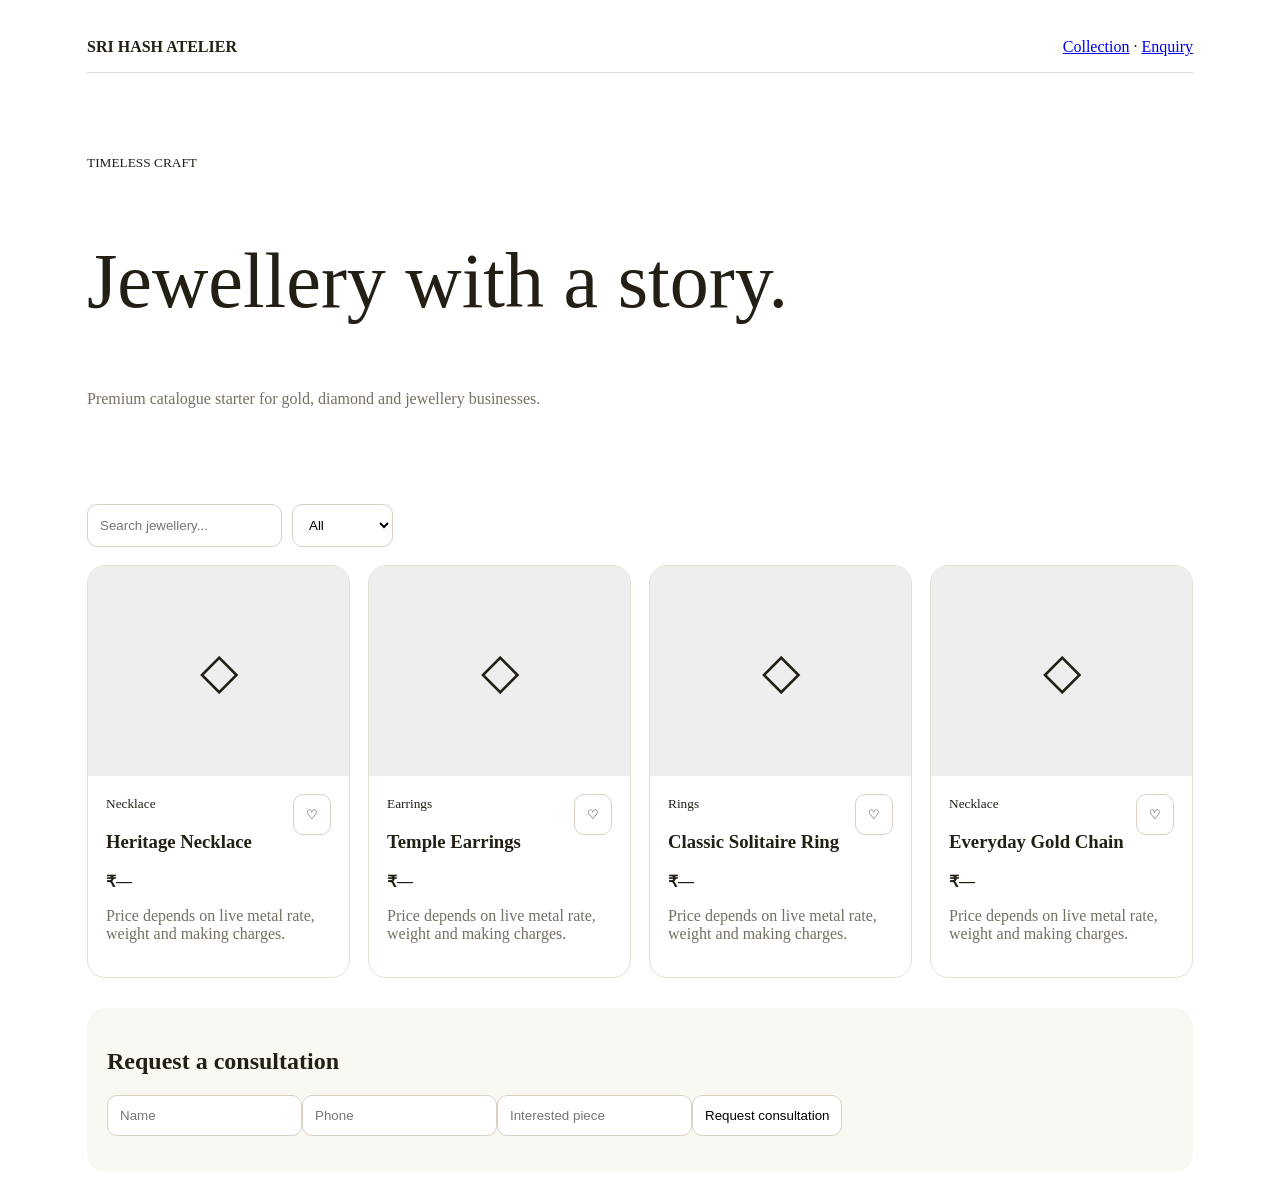
<file: templates/05-gold-jewellery-pro/index.html>
<!doctype html><html lang="en"><head><meta charset="utf-8"><meta name="viewport" content="width=device-width,initial-scale=1"><title>Jewellery Atelier</title><style>/* USE for gold/jewellery brands. Product prices are demo data; connect inventory/metal-rate APIs later. */*{box-sizing:border-box}body{margin:0;font-family:Georgia,serif;background:#fff;color:#241f15}.wrap{max-width:1150px;margin:auto;padding:22px}header{display:flex;justify-content:space-between;align-items:center;padding:16px 0;border-bottom:1px solid #ddd;position:sticky;top:0;background:#fffffff2;z-index:5}.hero{padding:80px 0}.hero h1{font-size:clamp(42px,7vw,78px);font-weight:500}.tools{display:flex;gap:10px;flex-wrap:wrap}input,select,button{padding:12px;border:1px solid #d8d1c4;border-radius:10px;background:#fff}.grid{display:grid;grid-template-columns:repeat(auto-fit,minmax(240px,1fr));gap:18px}.card{border:1px solid #e6dfd3;border-radius:18px;overflow:hidden}.pic{height:210px;background:#eee;display:grid;place-items:center;font-size:50px}.body{padding:18px}.wish{float:right}.quote{background:#faf8f2;padding:20px;border-radius:18px;margin-top:30px}.muted{color:#766f63}</style></head><body><main class="wrap"><header><b>SRΙ HASH ATELIER</b><nav><a href="#collection">Collection</a> · <a href="#quote">Enquiry</a></nav></header><section class="hero"><small>TIMELESS CRAFT</small><h1>Jewellery with a story.</h1><p class="muted">Premium catalogue starter for gold, diamond and jewellery businesses.</p></section><section id="collection"><div class="tools"><input id="q" placeholder="Search jewellery..."><select id="cat"><option>All</option><option>Necklace</option><option>Earrings</option><option>Rings</option></select></div><br><div id="grid" class="grid"></div></section><section id="quote" class="quote"><h2>Request a consultation</h2><form onsubmit="event.preventDefault();msg.textContent='Demo enquiry captured. Connect your CRM/API for real submissions.'"><input required placeholder="Name"><input required placeholder="Phone"><input required placeholder="Interested piece"><button>Request consultation</button></form><p id="msg" class="muted"></p></section></main><script>/* SUGGESTION: never hard-code live gold rates. Fetch a trusted rate source in a backend and display a timestamp. */const P=[['Heritage Necklace','Necklace','₹—'],['Temple Earrings','Earrings','₹—'],['Classic Solitaire Ring','Rings','₹—'],['Everyday Gold Chain','Necklace','₹—']];function render(){let qv=q.value.toLowerCase();grid.innerHTML=P.filter(x=>(cat.value==='All'||x[1]===cat.value)&&x[0].toLowerCase().includes(qv)).map((x,i)=>`<article class="card"><div class="pic">◇</div><div class="body"><button class="wish" onclick="this.textContent=this.textContent==='♡'?'♥':'♡'">♡</button><small>${x[1]}</small><h3>${x[0]}</h3><b>${x[2]}</b><p class="muted">Price depends on live metal rate, weight and making charges.</p></div></article>`).join('')}q.oninput=render;cat.onchange=render;render()</script></body></html>
</file>
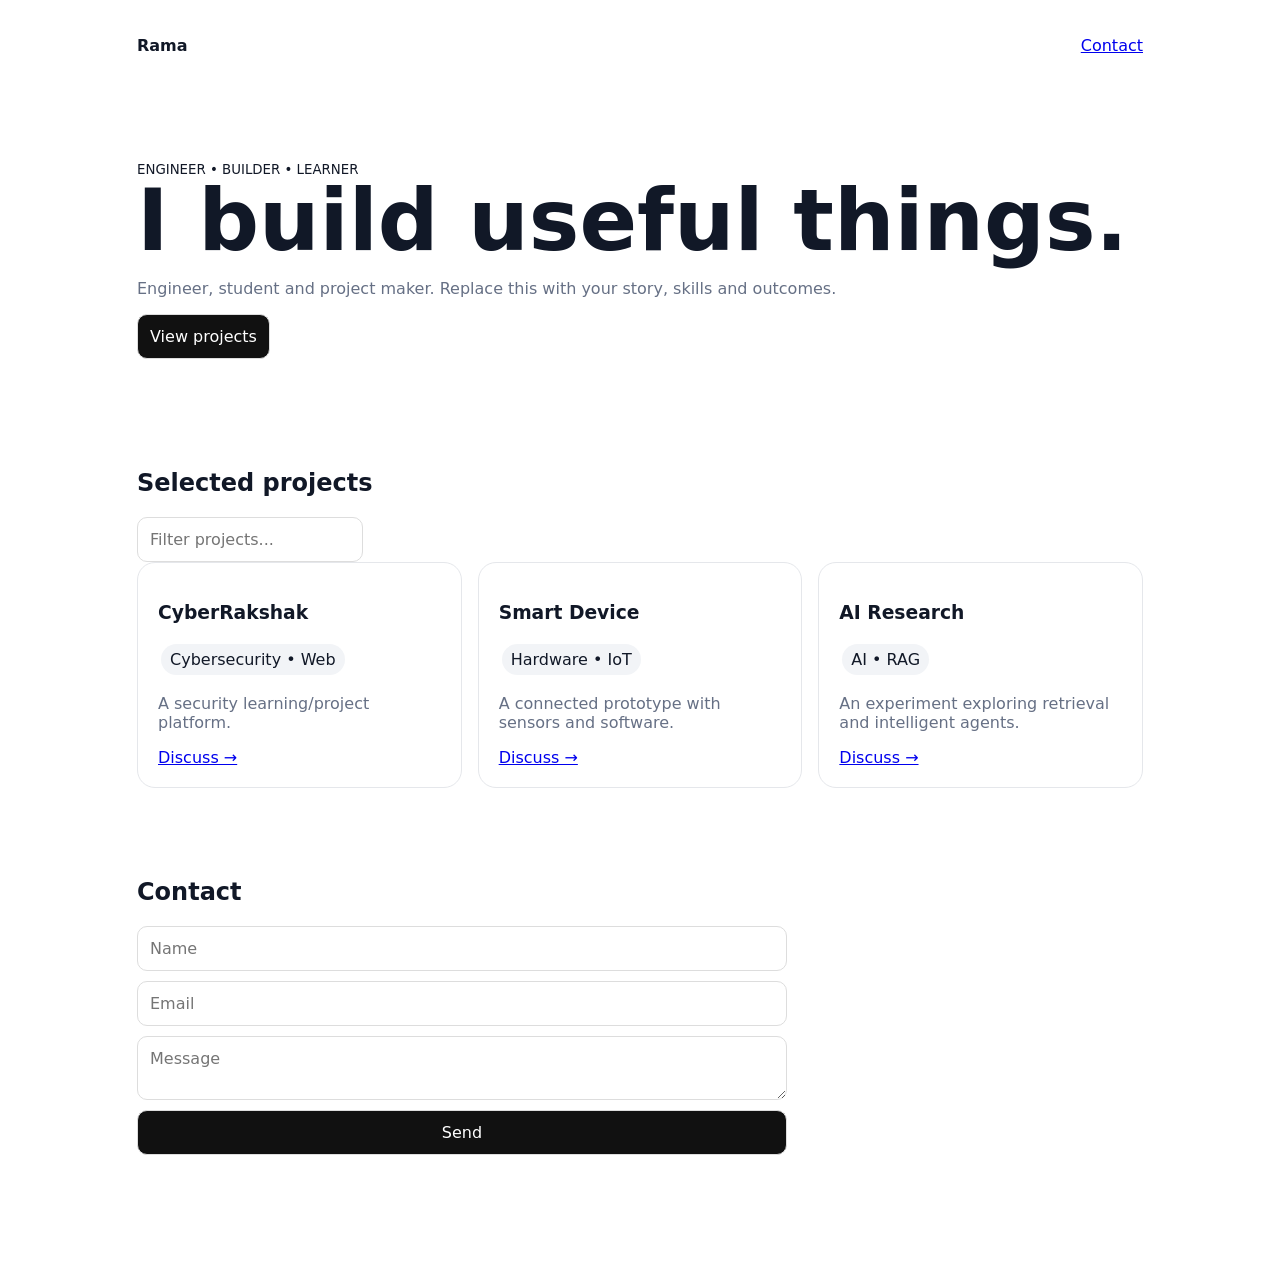
<file: templates/06-personal-portfolio-pro/index.html>
<!doctype html><html lang="en"><head><meta charset="utf-8"><meta name="viewport" content="width=device-width,initial-scale=1"><title>Personal Portfolio Pro</title><style>/* USE for students/developers/designers/freelancers. Replace PROJECTS and PROFILE with real data. */*{box-sizing:border-box}body{margin:0;font-family:system-ui;background:#fff;color:#111827}.wrap{max-width:1050px;margin:auto;padding:22px}nav{padding:14px 0;display:flex;justify-content:space-between}.hero{padding:90px 0}.hero h1{font-size:clamp(45px,8vw,85px);line-height:1;margin:0}.muted{color:#667085}.grid{display:grid;grid-template-columns:repeat(auto-fit,minmax(250px,1fr));gap:16px}.card{border:1px solid #e5e7eb;border-radius:18px;padding:20px}.tag{display:inline-block;padding:6px 9px;border-radius:20px;background:#f2f4f7;margin:3px}input,textarea,button{padding:12px;border:1px solid #ddd;border-radius:10px;font:inherit}form{display:grid;gap:10px;max-width:650px}.btn{background:#111;color:#fff}</style></head><body><main class="wrap"><nav><b id="name">Rama</b><a href="#contact">Contact</a></nav><section class="hero"><small>ENGINEER • BUILDER • LEARNER</small><h1 id="headline">I build useful things.</h1><p id="bio" class="muted"></p><a href="#projects"><button class="btn">View projects</button></a></section><section id="projects"><h2>Selected projects</h2><input id="q" placeholder="Filter projects..."><div id="grid" class="grid"></div></section><section id="contact" style="padding:70px 0"><h2>Contact</h2><form onsubmit="event.preventDefault();out.textContent='Demo message captured. Connect a server/API for delivery.'"><input required placeholder="Name"><input required type="email" placeholder="Email"><textarea required placeholder="Message"></textarea><button class="btn">Send</button></form><p id="out" class="muted"></p></section></main><script>/* BEGINNER MAP: PROFILE=content, PROJECTS=data, render=filter/UI, form=interaction. */const PROFILE={name:'Your Name',headline:'I build useful things.',bio:'Engineer, student and project maker. Replace this with your story, skills and outcomes.'};const PROJECTS=[['CyberRakshak','Cybersecurity • Web','A security learning/project platform.'],['Smart Device','Hardware • IoT','A connected prototype with sensors and software.'],['AI Research','AI • RAG','An experiment exploring retrieval and intelligent agents.']];name.textContent=PROFILE.name;headline.textContent=PROFILE.headline;bio.textContent=PROFILE.bio;function render(){let s=q.value.toLowerCase();grid.innerHTML=PROJECTS.filter(x=>x.join(' ').toLowerCase().includes(s)).map(x=>`<article class="card"><h3>${x[0]}</h3><span class="tag">${x[1]}</span><p class="muted">${x[2]}</p><a href="#contact">Discuss →</a></article>`).join('')}q.oninput=render;render()</script></body></html>
</file>
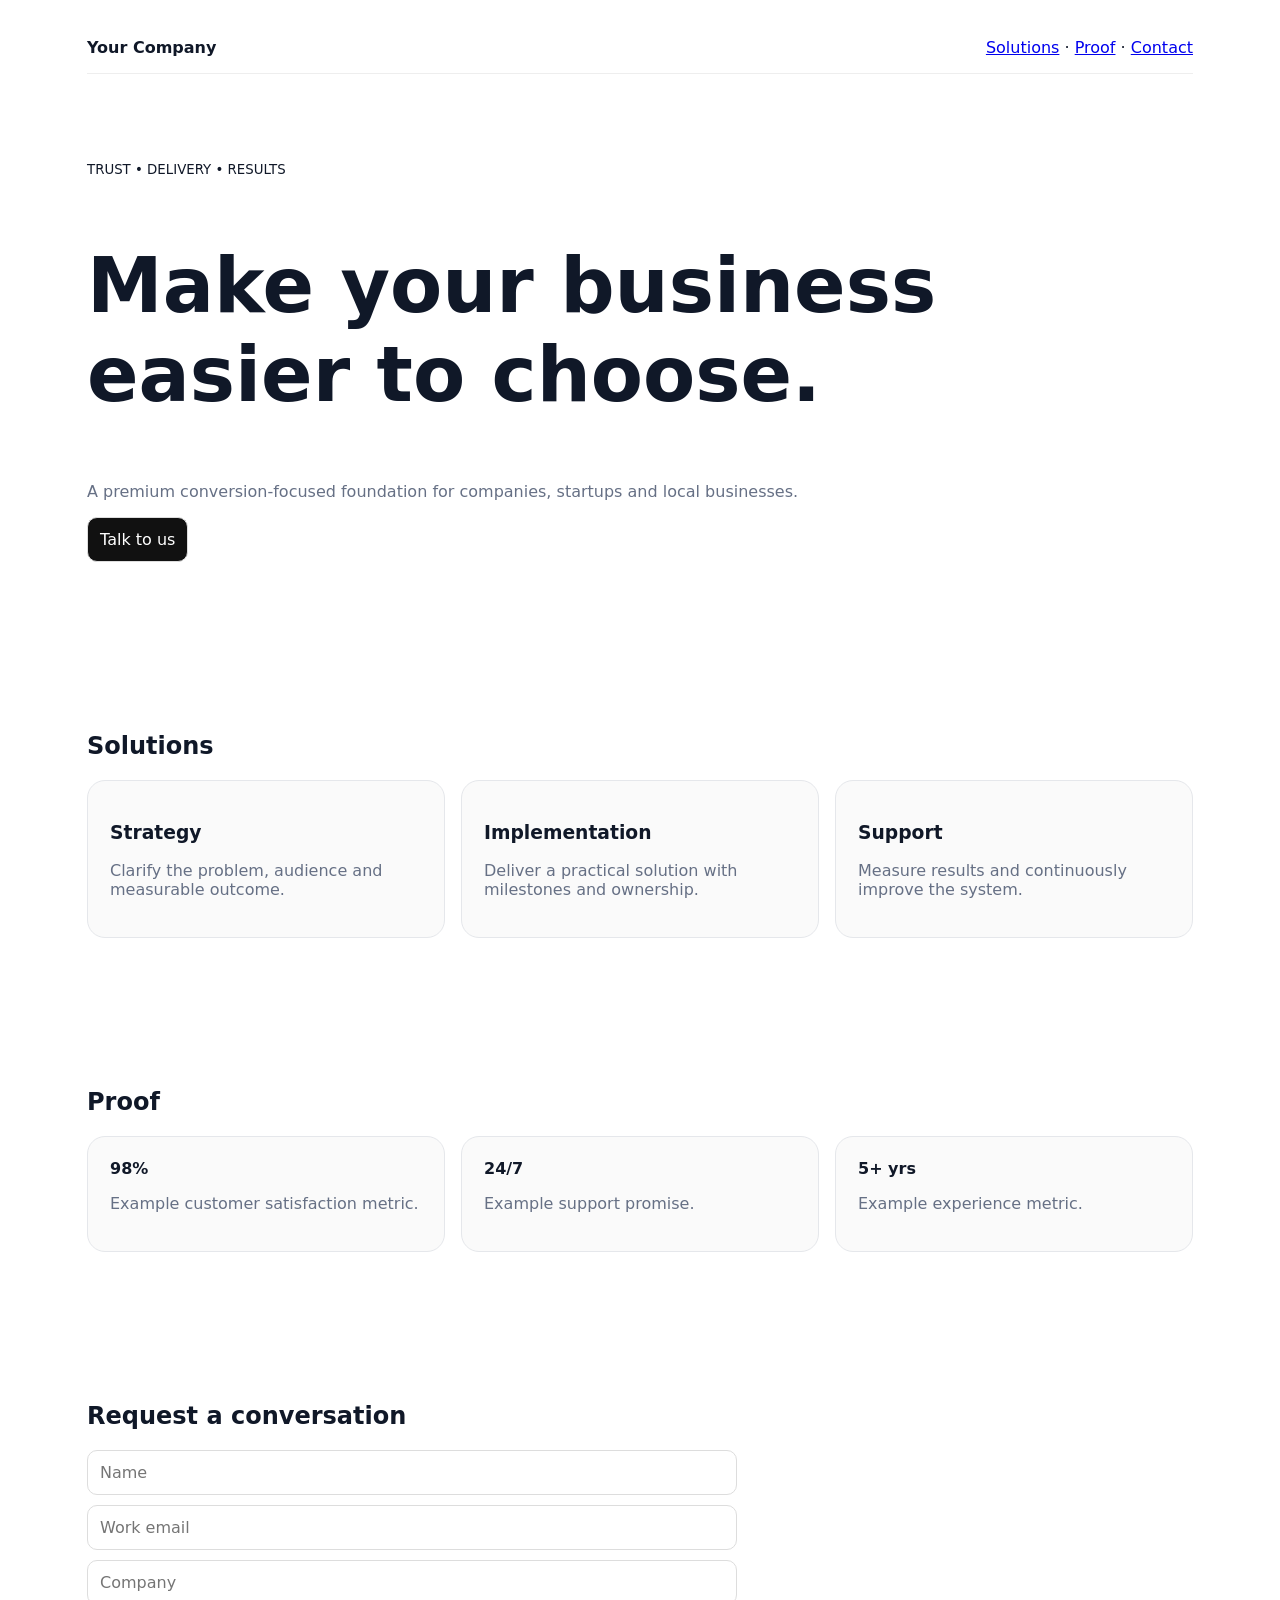
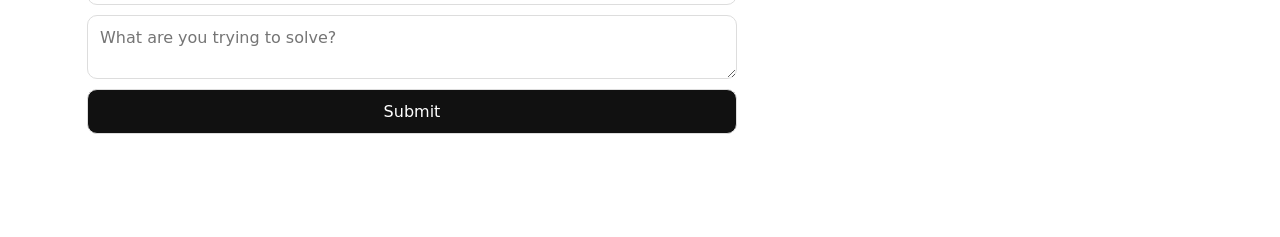
<file: templates/07-business-pro/index.html>
<!doctype html><html lang="en"><head><meta charset="utf-8"><meta name="viewport" content="width=device-width,initial-scale=1"><title>Business Pro</title><style>/* USE for companies, startups and local businesses. Add real proof, team, FAQs and backend CRM later. */*{box-sizing:border-box}body{margin:0;font-family:system-ui;background:#fff;color:#101828}.wrap{max-width:1150px;margin:auto;padding:22px}header{display:flex;justify-content:space-between;padding:16px 0;border-bottom:1px solid #eee}.hero{padding:85px 0}.hero h1{font-size:clamp(42px,7vw,76px);max-width:900px}.grid{display:grid;grid-template-columns:repeat(auto-fit,minmax(230px,1fr));gap:16px}.card{padding:22px;border:1px solid #e5e7eb;border-radius:18px;background:#fafafa}.muted{color:#667085}input,textarea,button{padding:12px;border:1px solid #ddd;border-radius:10px;font:inherit}form{display:grid;gap:10px;max-width:650px}.btn{background:#111;color:#fff}.section{padding:65px 0}</style></head><body><main class="wrap"><header><b id="brand">Your Company</b><nav><a href="#solutions">Solutions</a> · <a href="#proof">Proof</a> · <a href="#contact">Contact</a></nav></header><section class="hero"><small>TRUST • DELIVERY • RESULTS</small><h1 id="headline">Make your business easier to choose.</h1><p id="intro" class="muted"></p><a href="#contact"><button class="btn">Talk to us</button></a></section><section id="solutions" class="section"><h2>Solutions</h2><div id="grid" class="grid"></div></section><section id="proof" class="section"><h2>Proof</h2><div class="grid"><article class="card"><b>98%</b><p class="muted">Example customer satisfaction metric.</p></article><article class="card"><b>24/7</b><p class="muted">Example support promise.</p></article><article class="card"><b>5+ yrs</b><p class="muted">Example experience metric.</p></article></div></section><section id="contact" class="section"><h2>Request a conversation</h2><form onsubmit="event.preventDefault();status.textContent='Demo lead captured. Connect your CRM endpoint for production.'"><input required placeholder="Name"><input required type="email" placeholder="Work email"><input required placeholder="Company"><textarea required placeholder="What are you trying to solve?"></textarea><button class="btn">Submit</button></form><p id="status" class="muted"></p></section></main><script>/* SUGGESTION: connect form to /api/leads and add server-side validation, spam protection and CRM integration. */const DATA=[['Strategy','Clarify the problem, audience and measurable outcome.'],['Implementation','Deliver a practical solution with milestones and ownership.'],['Support','Measure results and continuously improve the system.']];grid.innerHTML=DATA.map(x=>`<article class="card"><h3>${x[0]}</h3><p class="muted">${x[1]}</p></article>`).join('');intro.textContent='A premium conversion-focused foundation for companies, startups and local businesses.';</script></body></html>
</file>
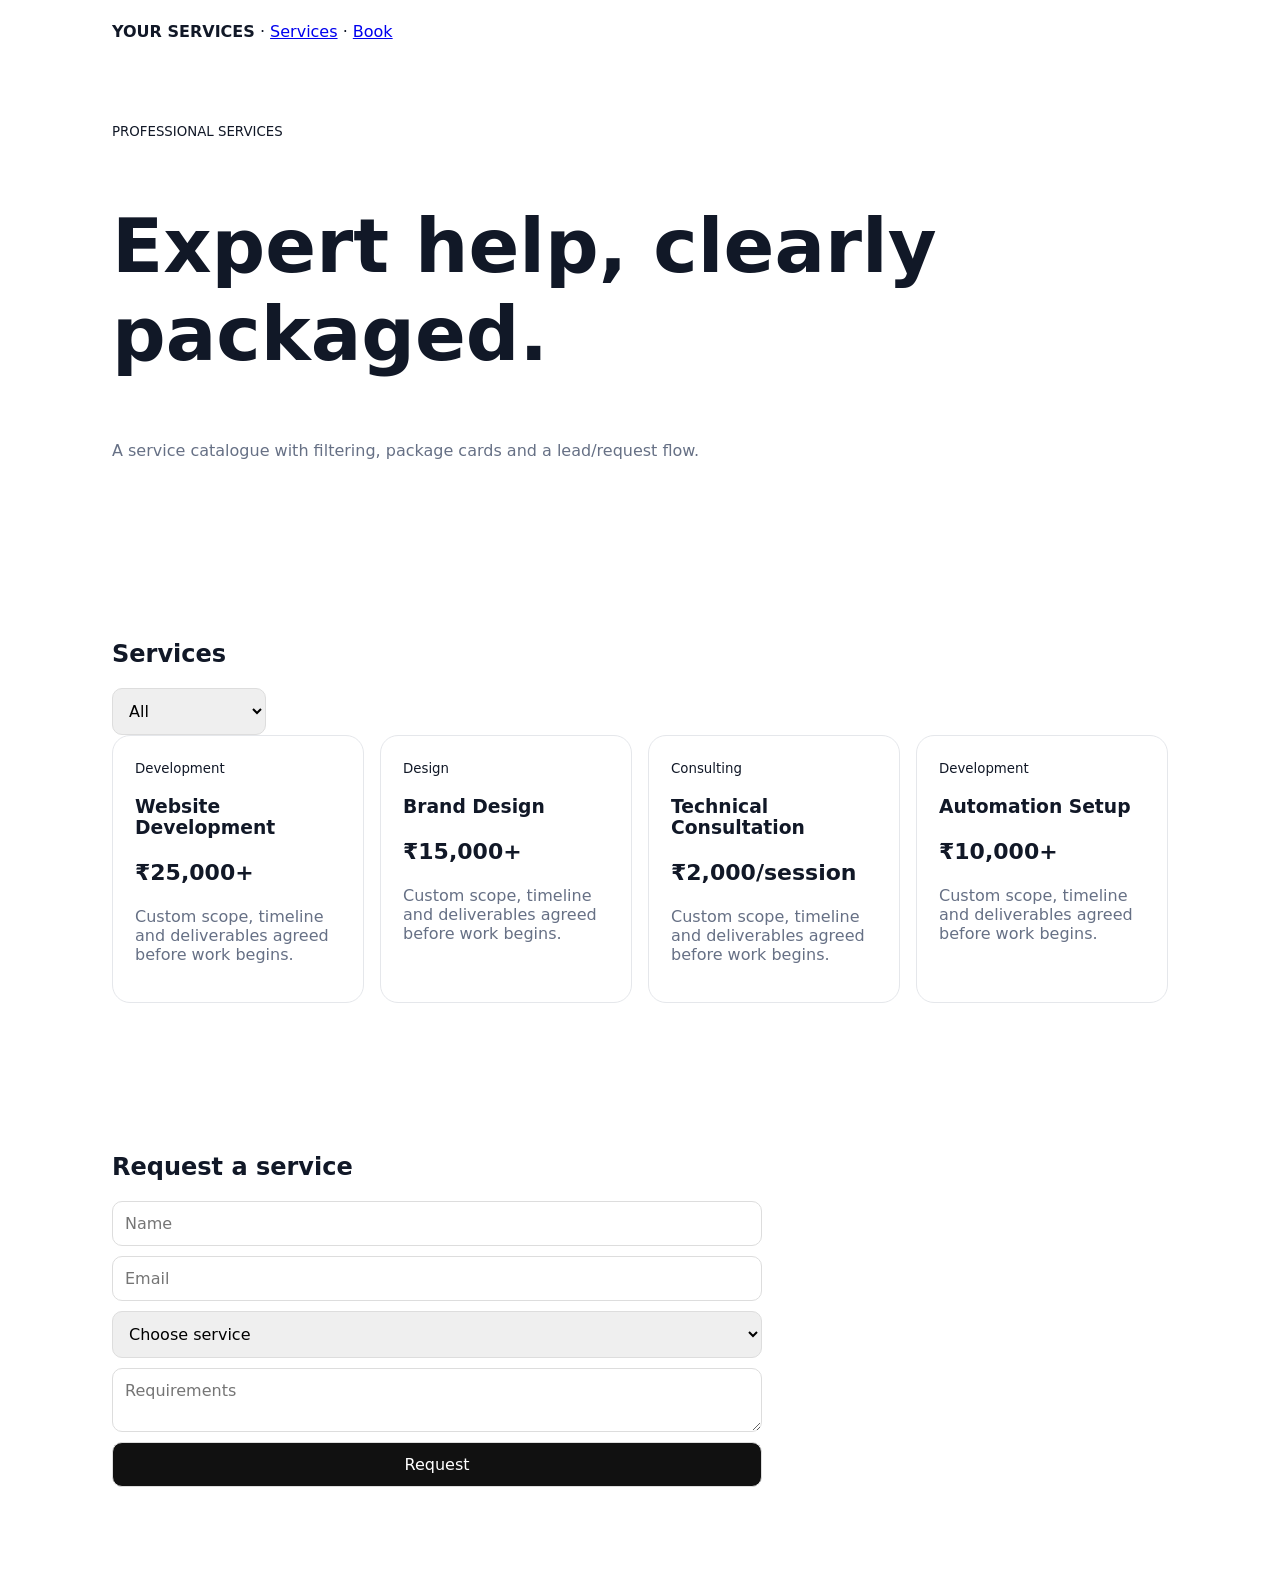
<file: templates/08-services-pro/index.html>
<!doctype html><html lang="en"><head><meta charset="utf-8"><meta name="viewport" content="width=device-width,initial-scale=1"><title>Services Pro</title><style>/* USE for agencies, repair teams, consultants, freelancers and professional services. */*{box-sizing:border-box}body{margin:0;font-family:system-ui;background:#fff;color:#111827}.wrap{max-width:1100px;margin:auto;padding:22px}.hero{padding:80px 0}.hero h1{font-size:clamp(42px,7vw,75px)}.grid{display:grid;grid-template-columns:repeat(auto-fit,minmax(230px,1fr));gap:16px}.card{border:1px solid #e5e7eb;border-radius:18px;padding:22px}.muted{color:#667085}.price{font-size:22px;font-weight:800}input,select,textarea,button{padding:12px;border:1px solid #ddd;border-radius:10px;font:inherit}form{display:grid;gap:10px;max-width:650px}.btn{background:#111;color:#fff}.section{padding:65px 0}</style></head><body><main class="wrap"><header><b>YOUR SERVICES</b> · <a href="#services">Services</a> · <a href="#book">Book</a></header><section class="hero"><small>PROFESSIONAL SERVICES</small><h1>Expert help, clearly packaged.</h1><p class="muted">A service catalogue with filtering, package cards and a lead/request flow.</p></section><section id="services" class="section"><h2>Services</h2><select id="filter"><option>All</option><option>Design</option><option>Development</option><option>Consulting</option></select><div id="grid" class="grid"></div></section><section id="book" class="section"><h2>Request a service</h2><form onsubmit="event.preventDefault();out.textContent='Request captured in demo mode. Connect /api/leads for production.'"><input required placeholder="Name"><input required type="email" placeholder="Email"><select id="service" required><option value="">Choose service</option></select><textarea required placeholder="Requirements"></textarea><button class="btn">Request</button></form><p id="out" class="muted"></p></section></main><script>/* DATA-FIRST DESIGN: service changes happen here; backend can later replace the demo form handler. */const SERVICES=[['Website Development','Development','₹25,000+'],['Brand Design','Design','₹15,000+'],['Technical Consultation','Consulting','₹2,000/session'],['Automation Setup','Development','₹10,000+']];function render(){grid.innerHTML=SERVICES.filter(x=>filter.value==='All'||x[1]===filter.value).map(x=>`<article class="card"><small>${x[1]}</small><h3>${x[0]}</h3><p class="price">${x[2]}</p><p class="muted">Custom scope, timeline and deliverables agreed before work begins.</p></article>`).join('');service.innerHTML='<option value="">Choose service</option>'+SERVICES.map(x=>`<option>${x[0]}</option>`).join('')}filter.onchange=render;render()</script></body></html>
</file>
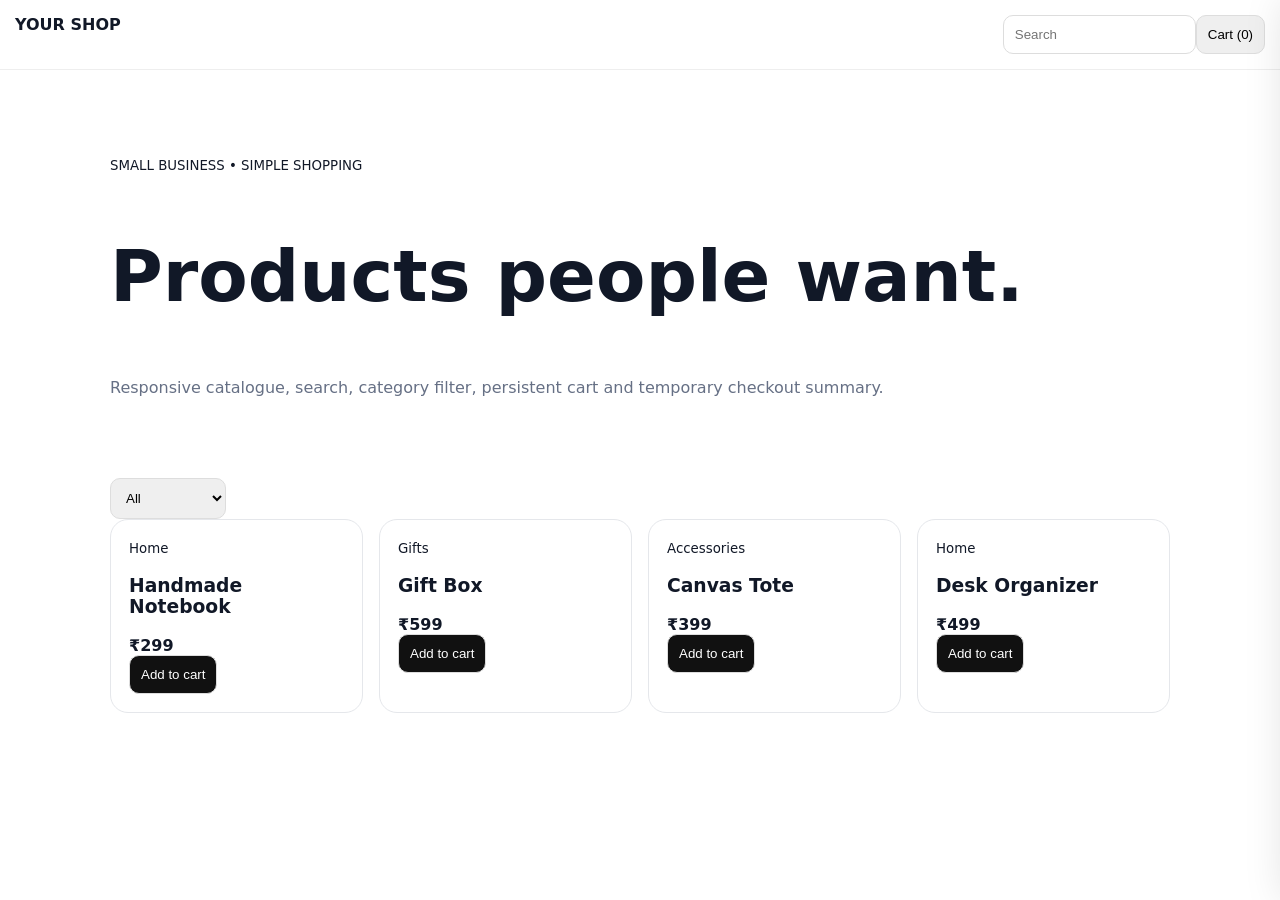
<file: templates/09-small-shop-pro/index.html>
<!doctype html><html lang="en"><head><meta charset="utf-8"><meta name="viewport" content="width=device-width,initial-scale=1"><title>Small Shop Pro</title><style>/* USE for small shops/catalogues. Demo cart is local only; add backend, inventory and payment provider before production. */*{box-sizing:border-box}body{margin:0;font-family:system-ui;background:#fff;color:#111827}.wrap{max-width:1100px;margin:auto;padding:20px}header{position:sticky;top:0;background:#ffffffeF;padding:15px;z-index:5;border-bottom:1px solid #eee;display:flex;justify-content:space-between}.hero{padding:65px 0}.hero h1{font-size:clamp(42px,7vw,72px)}.grid{display:grid;grid-template-columns:repeat(auto-fit,minmax(230px,1fr));gap:16px}.card{border:1px solid #e5e7eb;border-radius:18px;padding:18px}.muted{color:#667085}button,input,select{padding:11px;border:1px solid #ddd;border-radius:10px}.btn{background:#111;color:#fff}.drawer{position:fixed;right:0;top:0;width:min(420px,100%);height:100%;background:#fff;z-index:10;padding:20px;box-shadow:-15px 0 40px #0002;transform:translateX(105%);transition:.25s}.drawer.open{transform:none}.row{display:flex;justify-content:space-between;padding:13px 0;border-bottom:1px solid #eee}</style></head><body><header><b>YOUR SHOP</b><span><input id="q" placeholder="Search"><button onclick="drawer.classList.add('open')">Cart (<span id="count">0</span>)</button></span></header><main class="wrap"><section class="hero"><small>SMALL BUSINESS • SIMPLE SHOPPING</small><h1>Products people want.</h1><p class="muted">Responsive catalogue, search, category filter, persistent cart and temporary checkout summary.</p></section><select id="cat"><option>All</option><option>Home</option><option>Gifts</option><option>Accessories</option></select><section id="grid" class="grid"></section></main><aside id="drawer" class="drawer"><button onclick="drawer.classList.remove('open')">Close</button><h2>Your Cart</h2><div id="cart"></div><h3>Total ₹<span id="total">0</span></h3><button class="btn" onclick="alert('Demo checkout only. Connect backend/payment before real sales.')">Checkout</button></aside><script>/* CART ENGINE: state -> localStorage -> render. This pattern can be reused in menu/shop projects. */const PRODUCTS=[['Handmade Notebook','Home',299],['Gift Box','Gifts',599],['Canvas Tote','Accessories',399],['Desk Organizer','Home',499]];let bag=JSON.parse(localStorage.getItem('shop-bag')||'{}');function save(){localStorage.setItem('shop-bag',JSON.stringify(bag))}function add(i){bag[i]=(bag[i]||0)+1;save();render()}function change(i,n){bag[i]=(bag[i]||0)+n;if(bag[i]<=0)delete bag[i];save();render()}function render(){let s=q.value.toLowerCase();grid.innerHTML=PRODUCTS.map((x,i)=>(cat.value==='All'||cat.value===x[1])&&x.join(' ').toLowerCase().includes(s)?`<article class="card"><small>${x[1]}</small><h3>${x[0]}</h3><b>₹${x[2]}</b><br><button class="btn" onclick="add(${i})">Add to cart</button></article>`:'').join('');let t=0,n=0;cart.innerHTML=Object.entries(bag).map(([i,c])=>{t+=PRODUCTS[i][2]*c;n+=c;return `<div class="row"><span>${PRODUCTS[i][0]} × ${c}</span><span><button onclick="change(${i},-1)">−</button><button onclick="change(${i},1)">＋</button></span></div>`}).join('')||'<p>Empty</p>';total.textContent=t;count.textContent=n}q.oninput=render;cat.onchange=render;render()</script></body></html>
</file>
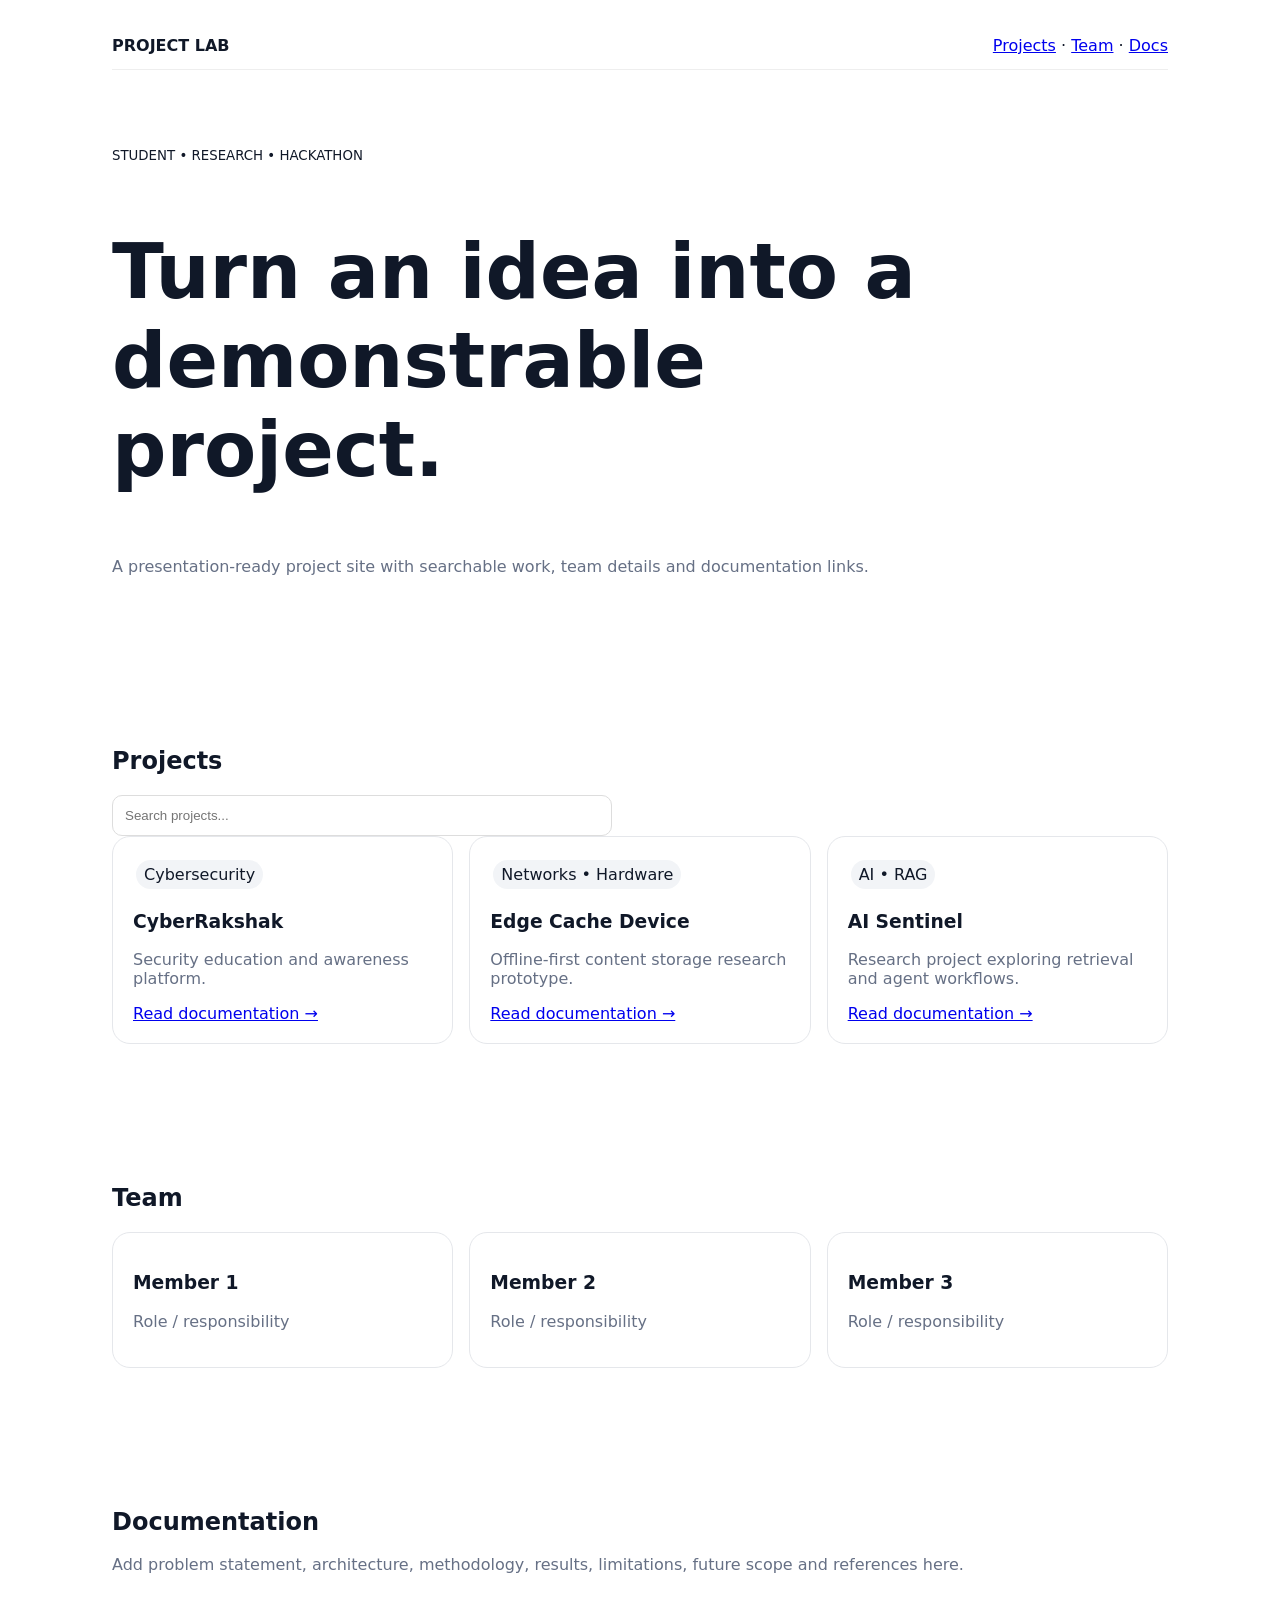
<file: templates/10-student-project-pro/index.html>
<!doctype html><html lang="en"><head><meta charset="utf-8"><meta name="viewport" content="width=device-width,initial-scale=1"><title>Student Project Pro</title><style>/* USE for college projects, hackathons, research demos and team portfolios. */*{box-sizing:border-box}body{margin:0;font-family:system-ui;background:#fff;color:#101828}.wrap{max-width:1100px;margin:auto;padding:22px}header{display:flex;justify-content:space-between;padding:14px 0;border-bottom:1px solid #eee}.hero{padding:75px 0}.hero h1{font-size:clamp(42px,7vw,76px);max-width:900px}.grid{display:grid;grid-template-columns:repeat(auto-fit,minmax(240px,1fr));gap:16px}.card{padding:20px;border:1px solid #e5e7eb;border-radius:18px}.muted{color:#667085}.tag{display:inline-block;background:#f2f4f7;padding:5px 8px;border-radius:20px;margin:3px}.search{padding:12px;border:1px solid #ddd;border-radius:10px;width:min(100%,500px)}button{padding:11px;border:1px solid #ddd;border-radius:10px}.section{padding:60px 0}</style></head><body><main class="wrap"><header><b>PROJECT LAB</b><nav><a href="#projects">Projects</a> · <a href="#team">Team</a> · <a href="#docs">Docs</a></nav></header><section class="hero"><small>STUDENT • RESEARCH • HACKATHON</small><h1>Turn an idea into a demonstrable project.</h1><p class="muted">A presentation-ready project site with searchable work, team details and documentation links.</p></section><section id="projects" class="section"><h2>Projects</h2><input id="q" class="search" placeholder="Search projects..."><div id="grid" class="grid"></div></section><section id="team" class="section"><h2>Team</h2><div class="grid"><article class="card"><h3>Member 1</h3><p class="muted">Role / responsibility</p></article><article class="card"><h3>Member 2</h3><p class="muted">Role / responsibility</p></article><article class="card"><h3>Member 3</h3><p class="muted">Role / responsibility</p></article></div></section><section id="docs" class="section"><h2>Documentation</h2><p class="muted">Add problem statement, architecture, methodology, results, limitations, future scope and references here.</p></section></main><script>/* SUGGESTION: link GitHub, live demo, report PDF and presentation. Never claim results that were not actually measured. */const PROJECTS=[['CyberRakshak','Cybersecurity','Security education and awareness platform.'],['Edge Cache Device','Networks • Hardware','Offline-first content storage research prototype.'],['AI Sentinel','AI • RAG','Research project exploring retrieval and agent workflows.']];function render(){const s=q.value.toLowerCase();grid.innerHTML=PROJECTS.filter(x=>x.join(' ').toLowerCase().includes(s)).map(x=>`<article class="card"><span class="tag">${x[1]}</span><h3>${x[0]}</h3><p class="muted">${x[2]}</p><a href="#docs">Read documentation →</a></article>`).join('')}q.oninput=render;render()</script></body></html>
</file>
